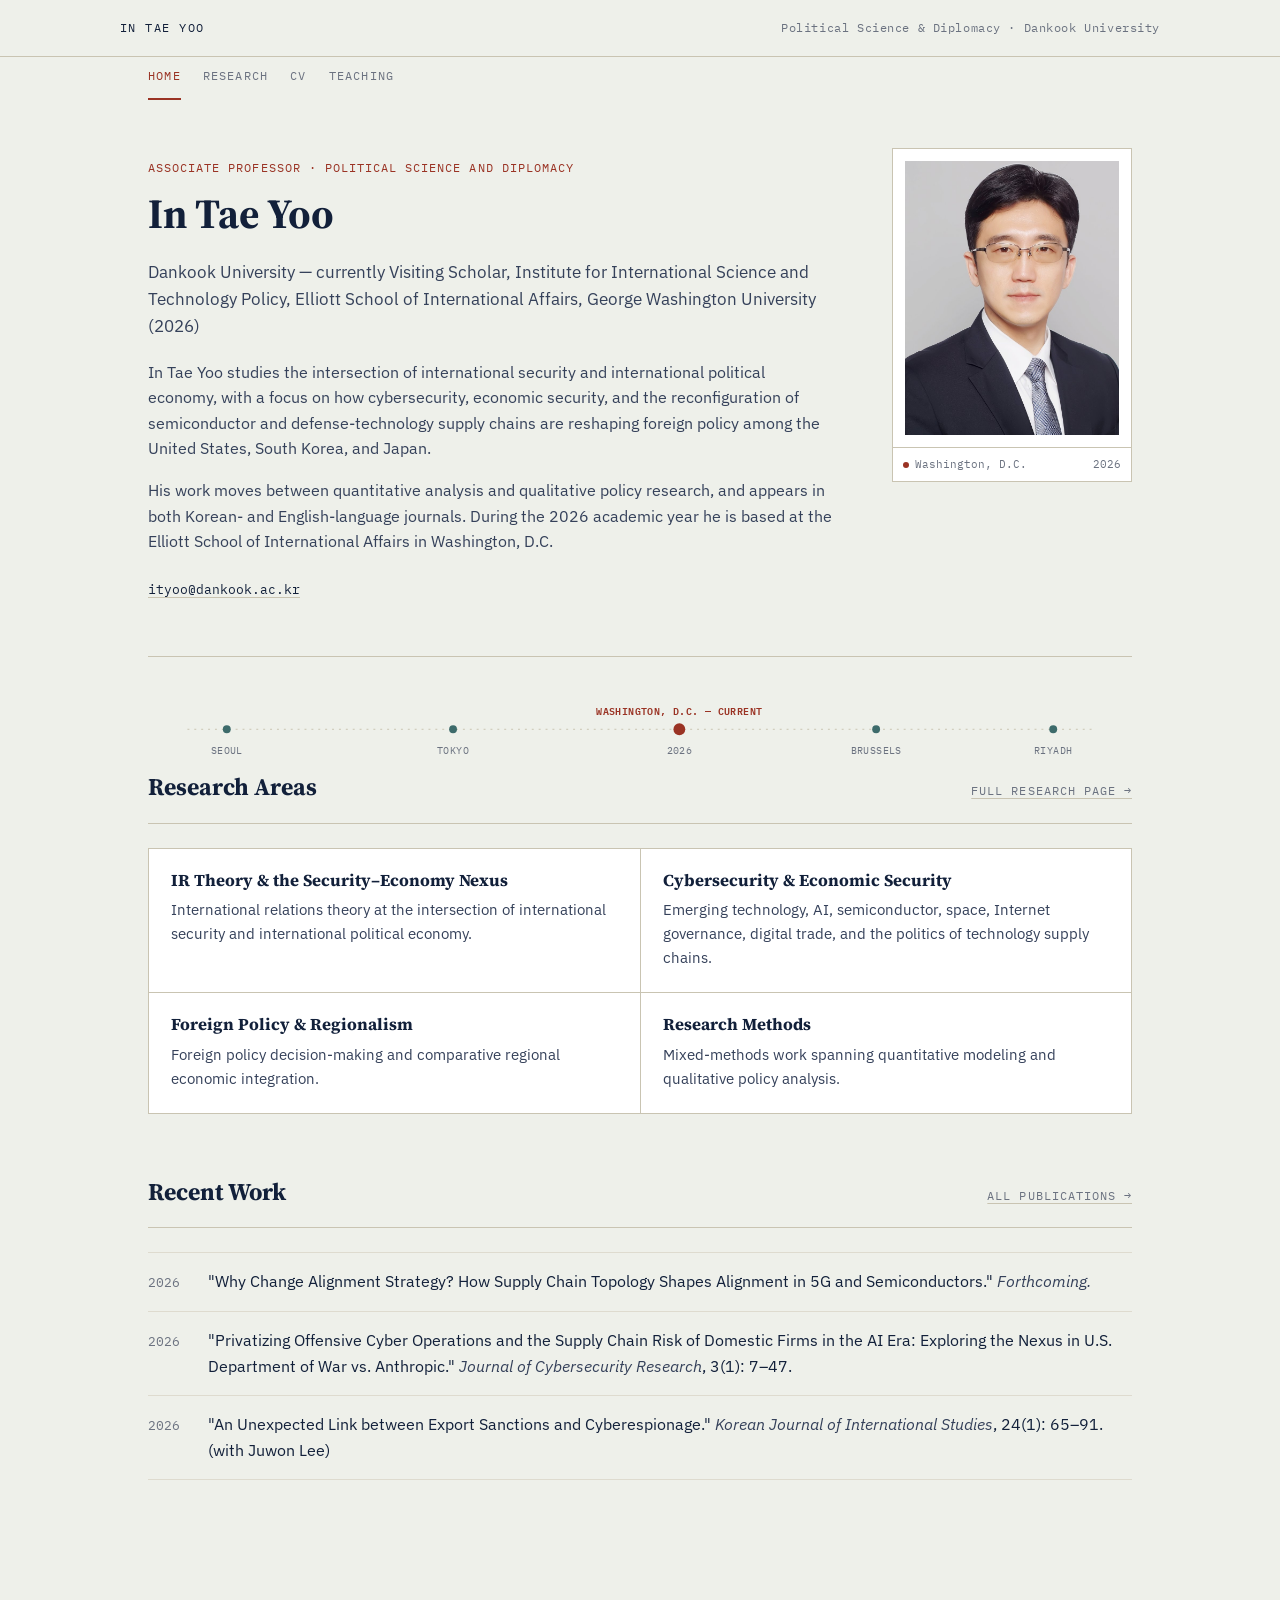
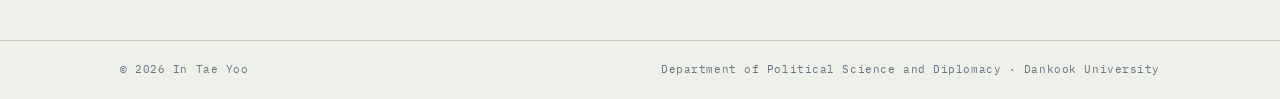
<file: index.html>
<!DOCTYPE html>
<html lang="en">
<head>
<meta charset="UTF-8">
<meta name="viewport" content="width=device-width, initial-scale=1">
<title>In Tae Yoo</title>
<meta name="description" content="In Tae Yoo — Associate Professor, Department of Political Science and Diplomacy, Dankook University. Visiting Scholar, Elliott School of International Affairs, George Washington University.">
<link rel="preconnect" href="https://fonts.googleapis.com">
<link rel="preconnect" href="https://fonts.gstatic.com" crossorigin>
<link href="https://fonts.googleapis.com/css2?family=Source+Serif+4:opsz,wght@8..60,400;8..60,600;8..60,700&family=IBM+Plex+Sans:wght@400;500;600&family=IBM+Plex+Mono:wght@400;500;600&display=swap" rel="stylesheet">
<link rel="stylesheet" href="style.css">
</head>
<body>

<header class="letterhead">
  <div class="letterhead-inner">
    <a class="letterhead-name" href="index.html">In Tae Yoo</a>
    <span class="letterhead-meta">Political Science &amp; Diplomacy · Dankook University</span>
  </div>
</header>
<nav class="site-nav">
  <a href="index.html" class="current">Home</a>
  <a href="research.html">Research</a>
  <a href="cv.html">CV</a>
  <a href="teaching.html">Teaching</a>
</nav>

<main>

  <section class="hero">
    <div>
      <p class="eyebrow accent">Associate Professor · Political Science and Diplomacy</p>
      <h1>In Tae Yoo</h1>
      <p class="role">Dankook University — currently Visiting Scholar, Institute for International Science and Technology Policy, Elliott School of International Affairs, George Washington University (2026)</p>

      <div class="bio">
        <p>In Tae Yoo studies the intersection of international security and international political economy, with a focus on how cybersecurity, economic security, and the reconfiguration of semiconductor and defense-technology supply chains are reshaping foreign policy among the United States, South Korea, and Japan.</p>
        <p>His work moves between quantitative analysis and qualitative policy research, and appears in both Korean- and English-language journals. During the 2026 academic year he is based at the Elliott School of International Affairs in Washington, D.C.</p>
      </div>

      <div class="contact-row">
        <a href="mailto:ityoo@dankook.ac.kr">ityoo@dankook.ac.kr</a>
      </div>
    </div>

    <div>
      <div class="photo-plate">
        <img src="photo.jpg" alt="In Tae Yoo">
      </div>
      <div class="plate-caption">
        <span><span class="dot"></span>Washington, D.C.</span>
        <span>2026</span>
      </div>
    </div>
  </section>

  <div class="route">
    <svg viewBox="0 0 1000 90" preserveAspectRatio="xMidYMid meet">
      <line x1="40" y1="45" x2="960" y2="45" stroke="#C9C4B2" stroke-width="1" stroke-dasharray="2 5"/>
      <!-- Seoul -->
      <circle cx="80" cy="45" r="4" fill="#3D6B6B"/>
      <text x="80" y="70" text-anchor="middle" class="route-label">SEOUL</text>
      <!-- Tokyo -->
      <circle cx="310" cy="45" r="4" fill="#3D6B6B"/>
      <text x="310" y="70" text-anchor="middle" class="route-label">TOKYO</text>
      <!-- Washington DC (current) -->
      <circle cx="540" cy="45" r="6" fill="#9A3324"/>
      <text x="540" y="30" text-anchor="middle" class="route-label current">WASHINGTON, D.C. — CURRENT</text>
      <text x="540" y="70" text-anchor="middle" class="route-label">2026</text>
      <!-- Brussels -->
      <circle cx="740" cy="45" r="4" fill="#3D6B6B"/>
      <text x="740" y="70" text-anchor="middle" class="route-label">BRUSSELS</text>
      <!-- Riyadh -->
      <circle cx="920" cy="45" r="4" fill="#3D6B6B"/>
      <text x="920" y="70" text-anchor="middle" class="route-label">RIYADH</text>
    </svg>
  </div>

  <section>
    <div class="section-head">
      <h2>Research Areas</h2>
      <a class="eyebrow" href="research.html">Full research page →</a>
    </div>
    <div class="grid-cards">
      <div class="card">
        <h3>IR Theory &amp; the Security–Economy Nexus</h3>
        <p>International relations theory at the intersection of international security and international political economy.</p>
      </div>
      <div class="card">
        <h3>Cybersecurity &amp; Economic Security</h3>
        <p>Emerging technology, AI, semiconductor, space, Internet governance, digital trade, and the politics of technology supply chains.</p>
      </div>
      <div class="card">
        <h3>Foreign Policy &amp; Regionalism</h3>
        <p>Foreign policy decision-making and comparative regional economic integration.</p>
      </div>
      <div class="card">
        <h3>Research Methods</h3>
        <p>Mixed-methods work spanning quantitative modeling and qualitative policy analysis.</p>
      </div>
    </div>
  </section>

  <section>
    <div class="section-head">
      <h2>Recent Work</h2>
      <a class="eyebrow" href="research.html">All publications →</a>
    </div>
    <ul class="pub-list">
      <li>
        <span class="pub-year">2026</span>
        <span class="pub-body">"Why Change Alignment Strategy? How Supply Chain Topology Shapes Alignment in 5G and Semiconductors." <span class="venue">Forthcoming.</span></span>
      </li>
      <li>
        <span class="pub-year">2026</span>
        <span class="pub-body">"Privatizing Offensive Cyber Operations and the Supply Chain Risk of Domestic Firms in the AI Era: Exploring the Nexus in U.S. Department of War vs. Anthropic." <span class="venue">Journal of Cybersecurity Research</span>, 3(1): 7–47.</span>
      </li>
      <li>
        <span class="pub-year">2026</span>
        <span class="pub-body">"An Unexpected Link between Export Sanctions and Cyberespionage." <span class="venue">Korean Journal of International Studies</span>, 24(1): 65–91. (with Juwon Lee)</span>
      </li>
    </ul>
  </section>

</main>

<footer>
  <div class="letterhead-inner">
    <span class="letterhead-meta">© 2026 In Tae Yoo</span>
    <span class="letterhead-meta">Department of Political Science and Diplomacy · Dankook University</span>
  </div>
</footer>

</body>
</html>
</file>
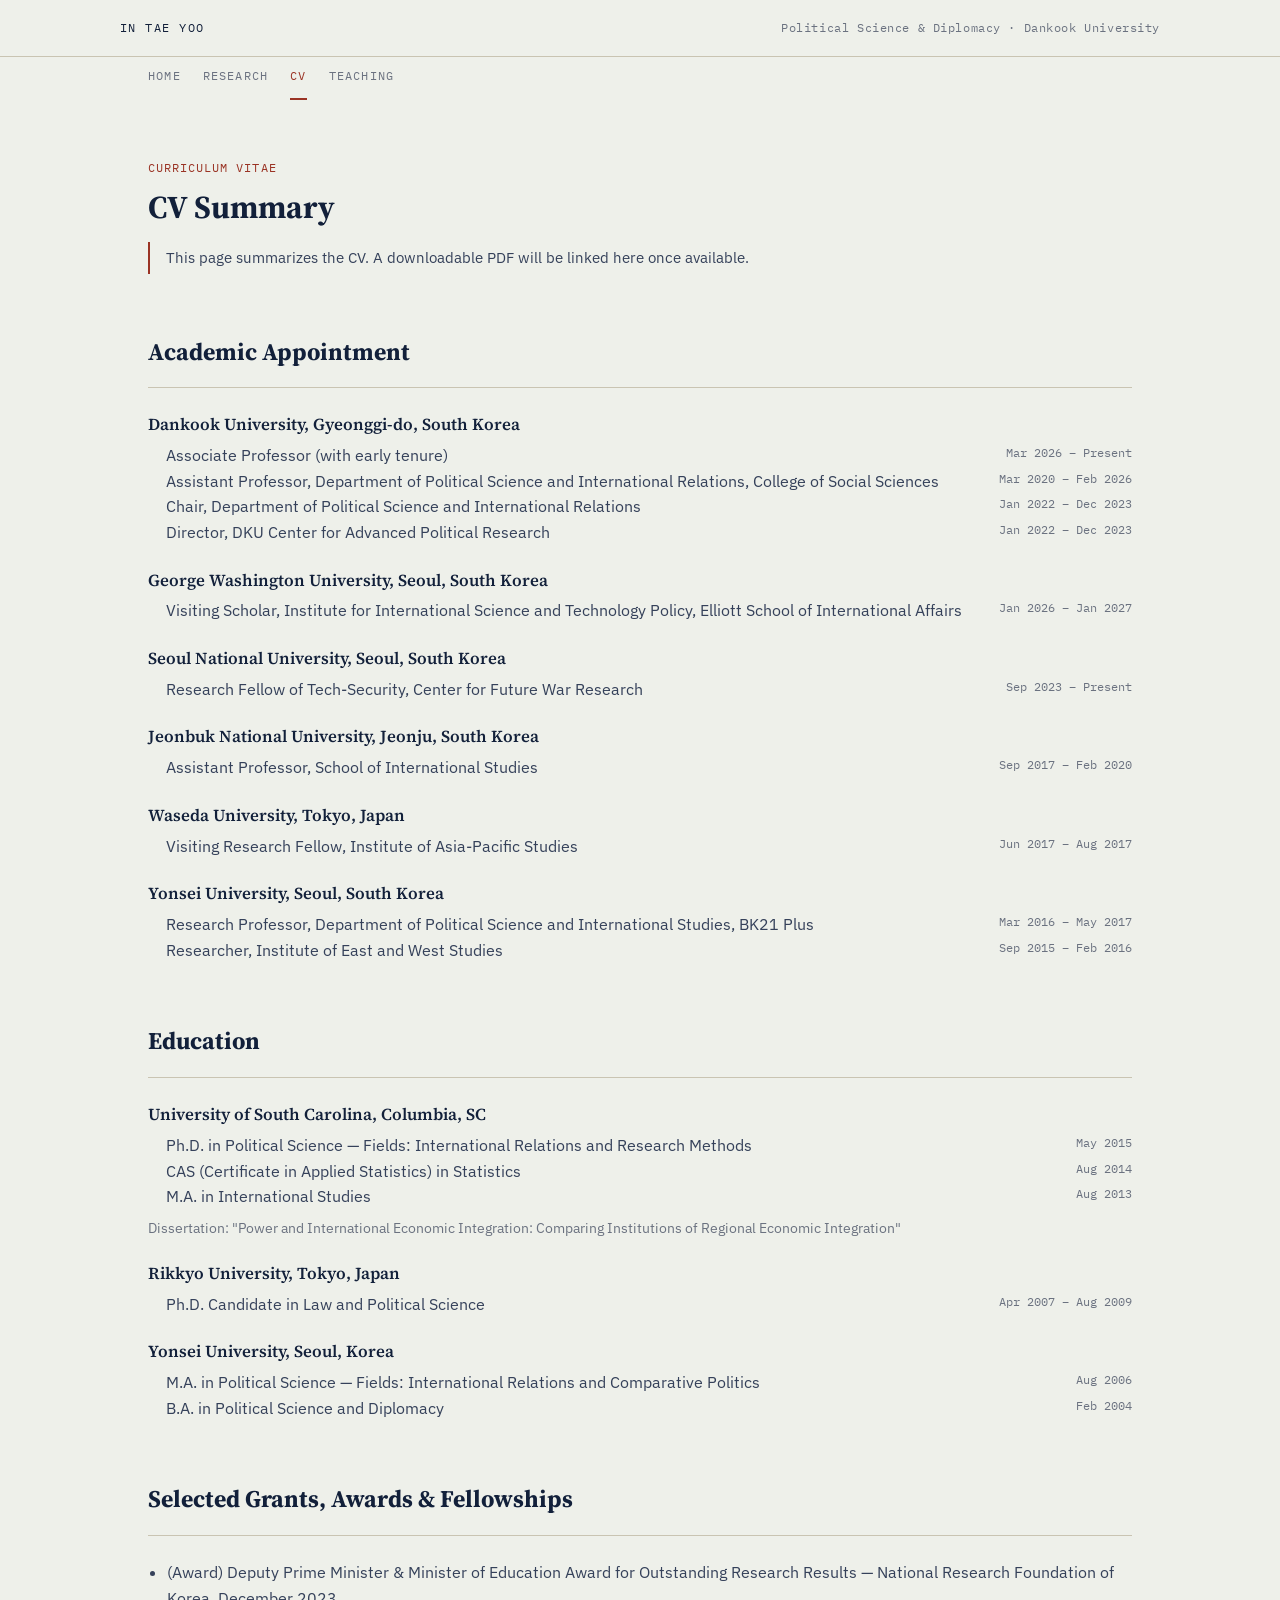
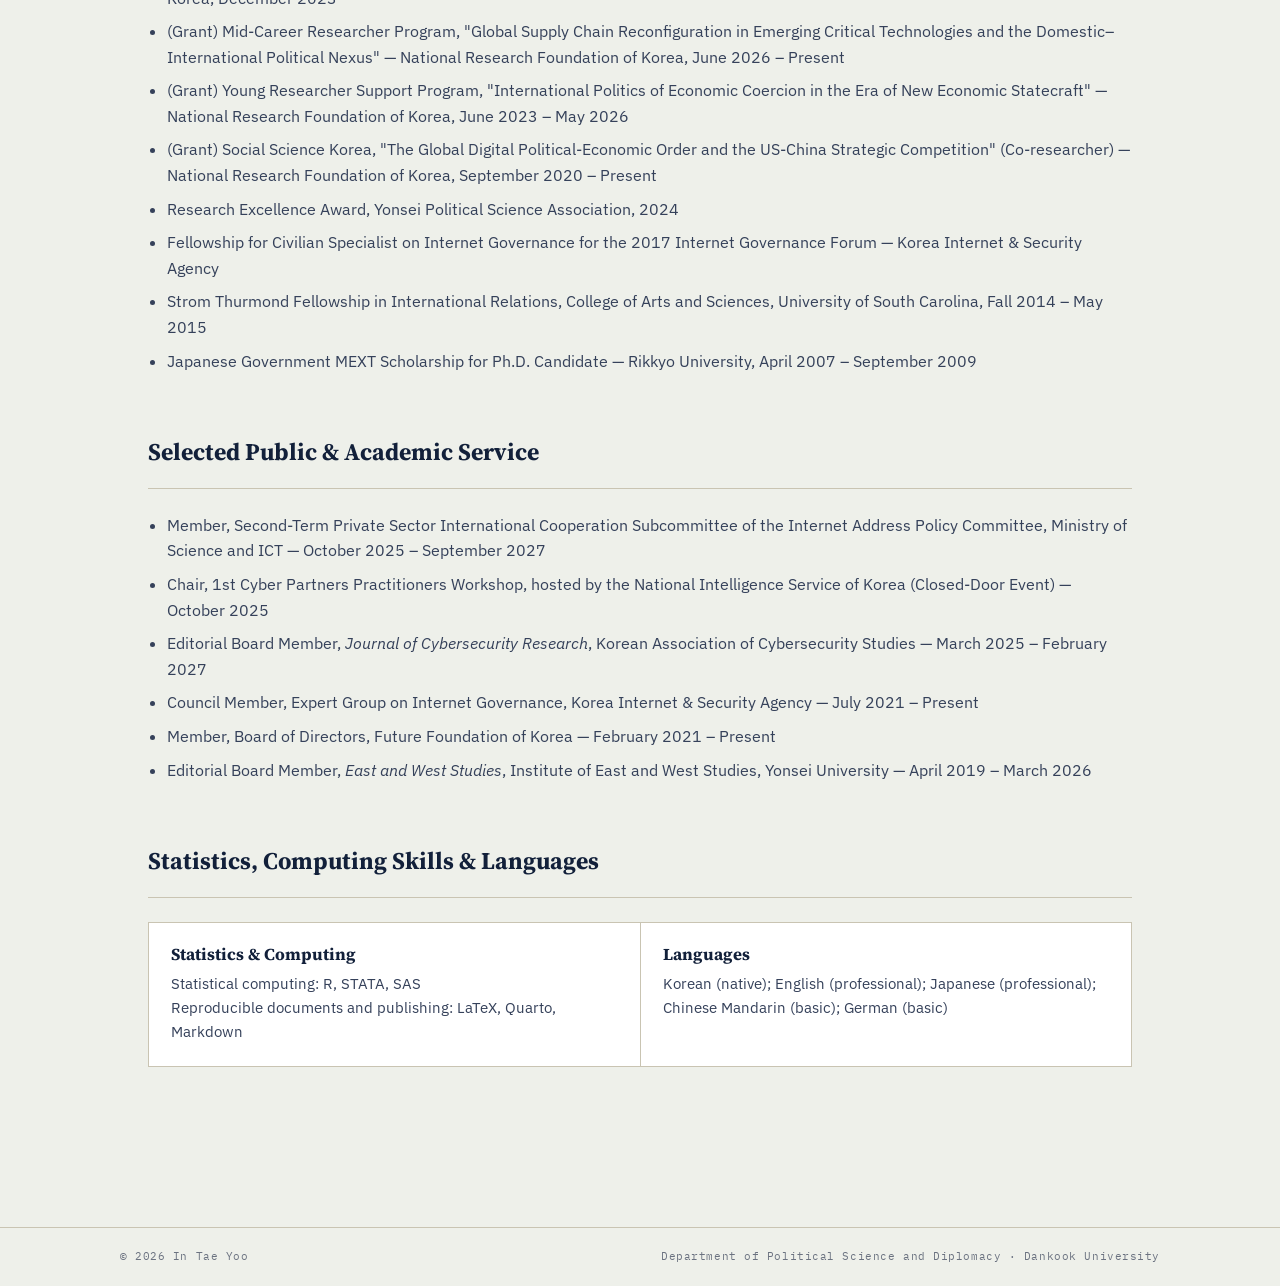
<file: cv.html>
<!DOCTYPE html>
<html lang="en">
<head>
<meta charset="UTF-8">
<meta name="viewport" content="width=device-width, initial-scale=1">
<title>CV — In Tae Yoo</title>
<link rel="preconnect" href="https://fonts.googleapis.com">
<link rel="preconnect" href="https://fonts.gstatic.com" crossorigin>
<link href="https://fonts.googleapis.com/css2?family=Source+Serif+4:opsz,wght@8..60,400;8..60,600;8..60,700&family=IBM+Plex+Sans:wght@400;500;600&family=IBM+Plex+Mono:wght@400;500;600&display=swap" rel="stylesheet">
<link rel="stylesheet" href="style.css">
</head>
<body>

<header class="letterhead">
  <div class="letterhead-inner">
    <a class="letterhead-name" href="index.html">In Tae Yoo</a>
    <span class="letterhead-meta">Political Science &amp; Diplomacy · Dankook University</span>
  </div>
</header>
<nav class="site-nav">
  <a href="index.html">Home</a>
  <a href="research.html">Research</a>
  <a href="cv.html" class="current">CV</a>
  <a href="teaching.html">Teaching</a>
</nav>

<main>

  <section class="prose">
    <p class="eyebrow accent">Curriculum Vitae</p>
    <h1 style="font-size:2rem;">CV Summary</h1>
    <p class="note-box">This page summarizes the CV. A downloadable PDF will be linked here once available.</p>
  </section>

  <section>
    <div class="section-head"><h2>Academic Appointment</h2></div>

    <div class="post">
      <div class="inst">Dankook University, Gyeonggi-do, South Korea</div>
      <ul>
        <li class="role-line"><span>Associate Professor (with early tenure)</span><span class="date">Mar 2026 – Present</span></li>
        <li class="role-line"><span>Assistant Professor, Department of Political Science and International Relations, College of Social Sciences</span><span class="date">Mar 2020 – Feb 2026</span></li>
        <li class="role-line"><span>Chair, Department of Political Science and International Relations</span><span class="date">Jan 2022 – Dec 2023</span></li>
        <li class="role-line"><span>Director, DKU Center for Advanced Political Research</span><span class="date">Jan 2022 – Dec 2023</span></li>
      </ul>
    </div>

    <div class="post">
      <div class="inst">George Washington University, Seoul, South Korea</div>
      <ul>
        <li class="role-line"><span>Visiting Scholar, Institute for International Science and Technology Policy, Elliott School of International Affairs</span><span class="date">Jan 2026 – Jan 2027</span></li>
      </ul>
    </div>

    <div class="post">
      <div class="inst">Seoul National University, Seoul, South Korea</div>
      <ul>
        <li class="role-line"><span>Research Fellow of Tech-Security, Center for Future War Research</span><span class="date">Sep 2023 – Present</span></li>
      </ul>
    </div>

    <div class="post">
      <div class="inst">Jeonbuk National University, Jeonju, South Korea</div>
      <ul>
        <li class="role-line"><span>Assistant Professor, School of International Studies</span><span class="date">Sep 2017 – Feb 2020</span></li>
      </ul>
    </div>

    <div class="post">
      <div class="inst">Waseda University, Tokyo, Japan</div>
      <ul>
        <li class="role-line"><span>Visiting Research Fellow, Institute of Asia-Pacific Studies</span><span class="date">Jun 2017 – Aug 2017</span></li>
      </ul>
    </div>

    <div class="post">
      <div class="inst">Yonsei University, Seoul, South Korea</div>
      <ul>
        <li class="role-line"><span>Research Professor, Department of Political Science and International Studies, BK21 Plus</span><span class="date">Mar 2016 – May 2017</span></li>
        <li class="role-line"><span>Researcher, Institute of East and West Studies</span><span class="date">Sep 2015 – Feb 2016</span></li>
      </ul>
    </div>
  </section>

  <section>
    <div class="section-head"><h2>Education</h2></div>

    <div class="post">
      <div class="inst">University of South Carolina, Columbia, SC</div>
      <ul>
        <li class="role-line"><span>Ph.D. in Political Science — Fields: International Relations and Research Methods</span><span class="date">May 2015</span></li>
        <li class="role-line"><span>CAS (Certificate in Applied Statistics) in Statistics</span><span class="date">Aug 2014</span></li>
        <li class="role-line"><span>M.A. in International Studies</span><span class="date">Aug 2013</span></li>
      </ul>
      <p style="color:var(--muted); font-size:0.9rem; margin-top:6px;">Dissertation: "Power and International Economic Integration: Comparing Institutions of Regional Economic Integration"</p>
    </div>

    <div class="post">
      <div class="inst">Rikkyo University, Tokyo, Japan</div>
      <ul>
        <li class="role-line"><span>Ph.D. Candidate in Law and Political Science</span><span class="date">Apr 2007 – Aug 2009</span></li>
      </ul>
    </div>

    <div class="post">
      <div class="inst">Yonsei University, Seoul, Korea</div>
      <ul>
        <li class="role-line"><span>M.A. in Political Science — Fields: International Relations and Comparative Politics</span><span class="date">Aug 2006</span></li>
        <li class="role-line"><span>B.A. in Political Science and Diplomacy</span><span class="date">Feb 2004</span></li>
      </ul>
    </div>
  </section>

  <section>
    <div class="section-head"><h2>Selected Grants, Awards &amp; Fellowships</h2></div>
    <ul class="plain-list">
      <li>(Award) Deputy Prime Minister &amp; Minister of Education Award for Outstanding Research Results — National Research Foundation of Korea, December 2023</li>
      <li>(Grant) Mid-Career Researcher Program, "Global Supply Chain Reconfiguration in Emerging Critical Technologies and the Domestic–International Political Nexus" — National Research Foundation of Korea, June 2026 – Present</li>
      <li>(Grant) Young Researcher Support Program, "International Politics of Economic Coercion in the Era of New Economic Statecraft" — National Research Foundation of Korea, June 2023 – May 2026</li>
      <li>(Grant) Social Science Korea, "The Global Digital Political-Economic Order and the US-China Strategic Competition" (Co-researcher) — National Research Foundation of Korea, September 2020 – Present</li>
      <li>Research Excellence Award, Yonsei Political Science Association, 2024</li>
      <li>Fellowship for Civilian Specialist on Internet Governance for the 2017 Internet Governance Forum — Korea Internet &amp; Security Agency</li>
      <li>Strom Thurmond Fellowship in International Relations, College of Arts and Sciences, University of South Carolina, Fall 2014 – May 2015</li>
      <li>Japanese Government MEXT Scholarship for Ph.D. Candidate — Rikkyo University, April 2007 – September 2009</li>
    </ul>
  </section>

  <section>
    <div class="section-head"><h2>Selected Public &amp; Academic Service</h2></div>
    <ul class="plain-list">
      <li>Member, Second-Term Private Sector International Cooperation Subcommittee of the Internet Address Policy Committee, Ministry of Science and ICT — October 2025 – September 2027</li>
      <li>Chair, 1st Cyber Partners Practitioners Workshop, hosted by the National Intelligence Service of Korea (Closed-Door Event) — October 2025</li>
      <li>Editorial Board Member, <em>Journal of Cybersecurity Research</em>, Korean Association of Cybersecurity Studies — March 2025 – February 2027</li>
      <li>Council Member, Expert Group on Internet Governance, Korea Internet &amp; Security Agency — July 2021 – Present</li>
      <li>Member, Board of Directors, Future Foundation of Korea — February 2021 – Present</li>
      <li>Editorial Board Member, <em>East and West Studies</em>, Institute of East and West Studies, Yonsei University — April 2019 – March 2026</li>
    </ul>
  </section>

  <section>
    <div class="section-head"><h2>Statistics, Computing Skills &amp; Languages</h2></div>
    <div class="grid-cards">
      <div class="card">
        <h3>Statistics &amp; Computing</h3>
        <p>Statistical computing: R, STATA, SAS<br>Reproducible documents and publishing: LaTeX, Quarto, Markdown</p>
      </div>
      <div class="card">
        <h3>Languages</h3>
        <p>Korean (native); English (professional); Japanese (professional); Chinese Mandarin (basic); German (basic)</p>
      </div>
    </div>
  </section>

</main>

<footer>
  <div class="letterhead-inner">
    <span class="letterhead-meta">© 2026 In Tae Yoo</span>
    <span class="letterhead-meta">Department of Political Science and Diplomacy · Dankook University</span>
  </div>
</footer>

</body>
</html>
</file>
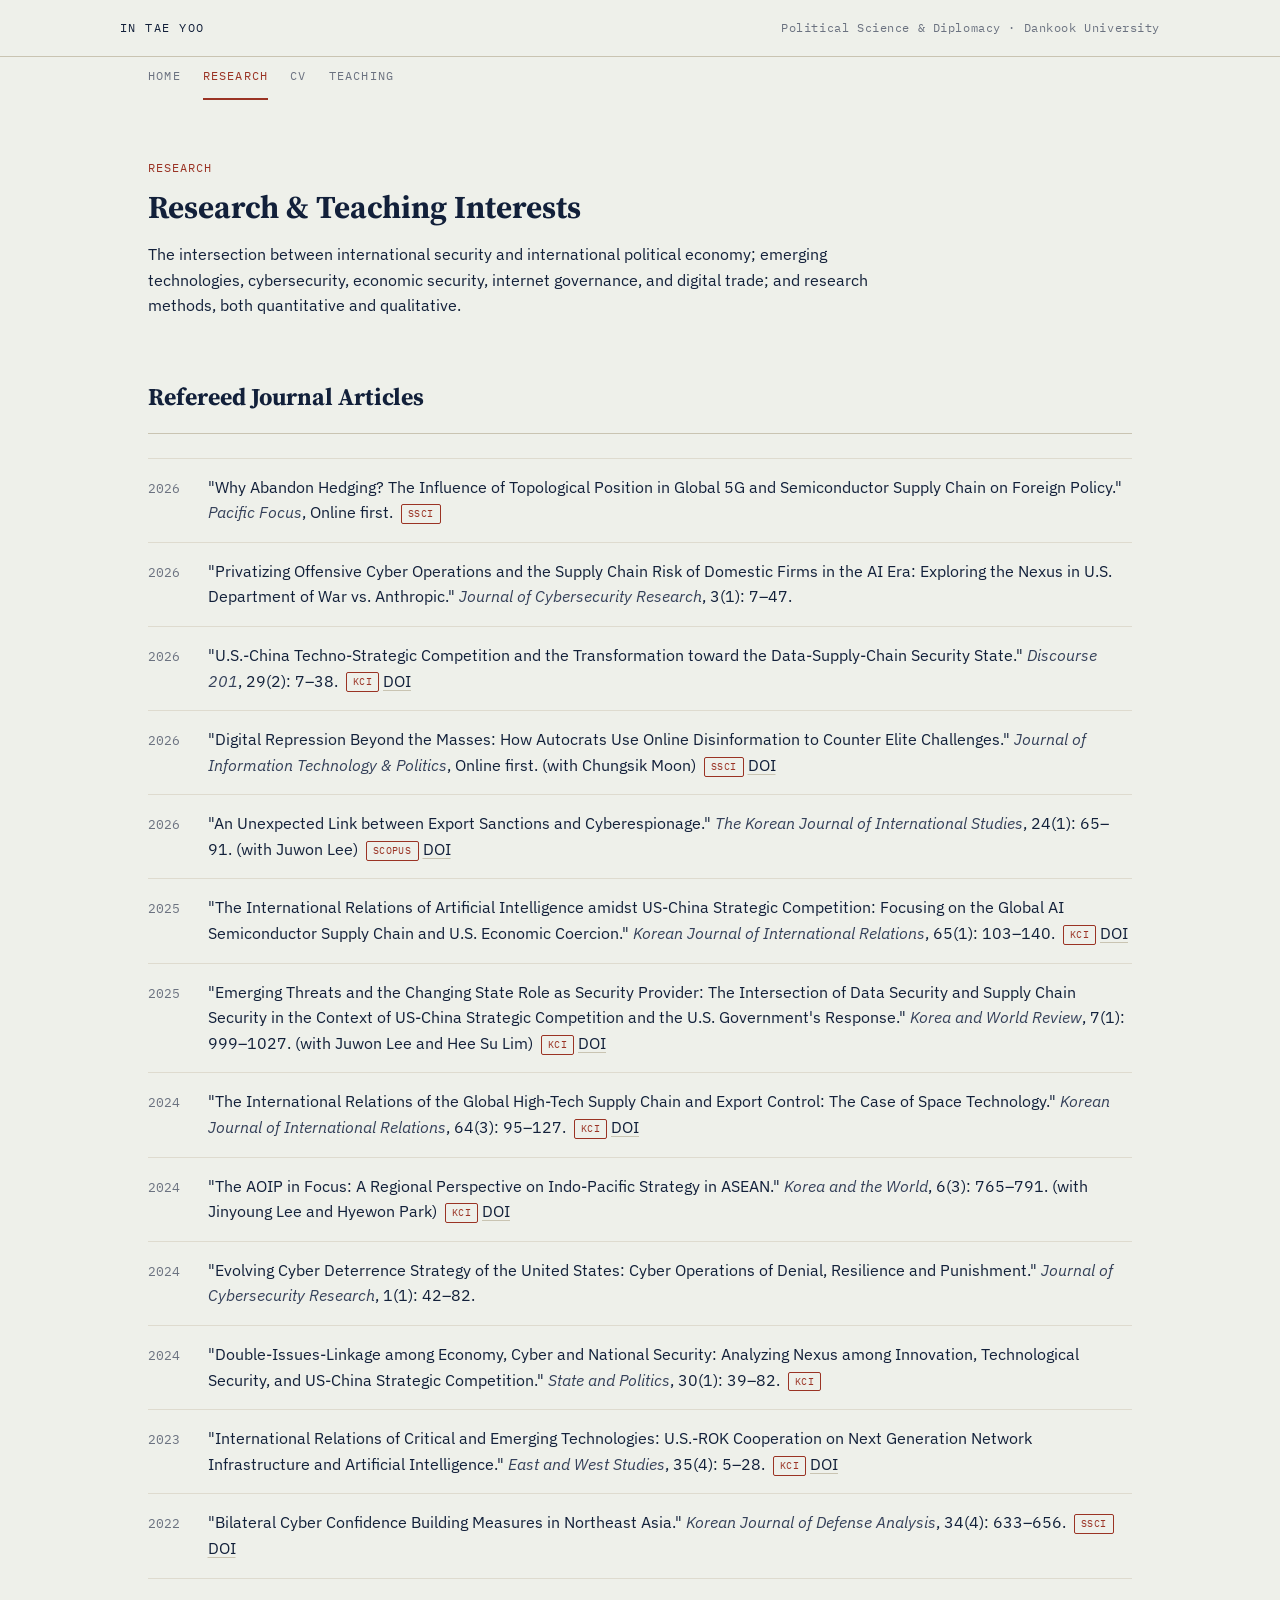
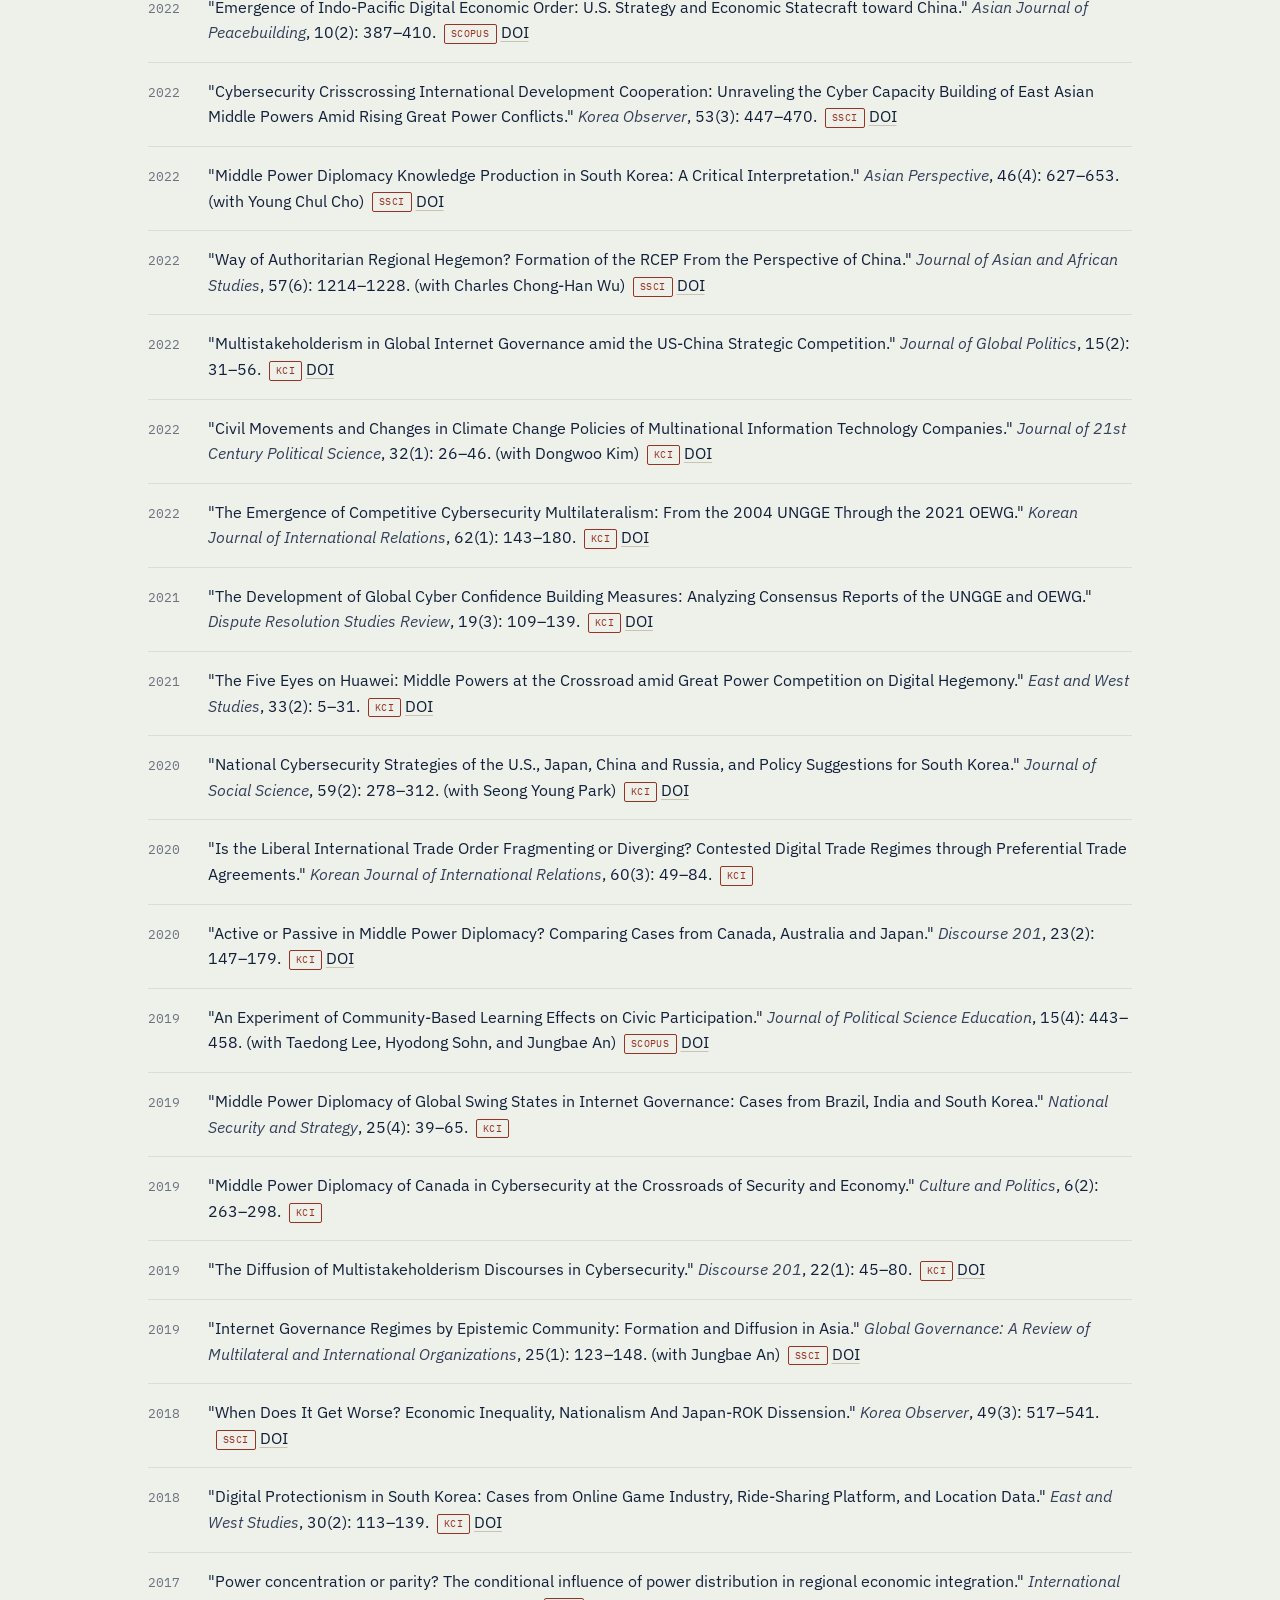
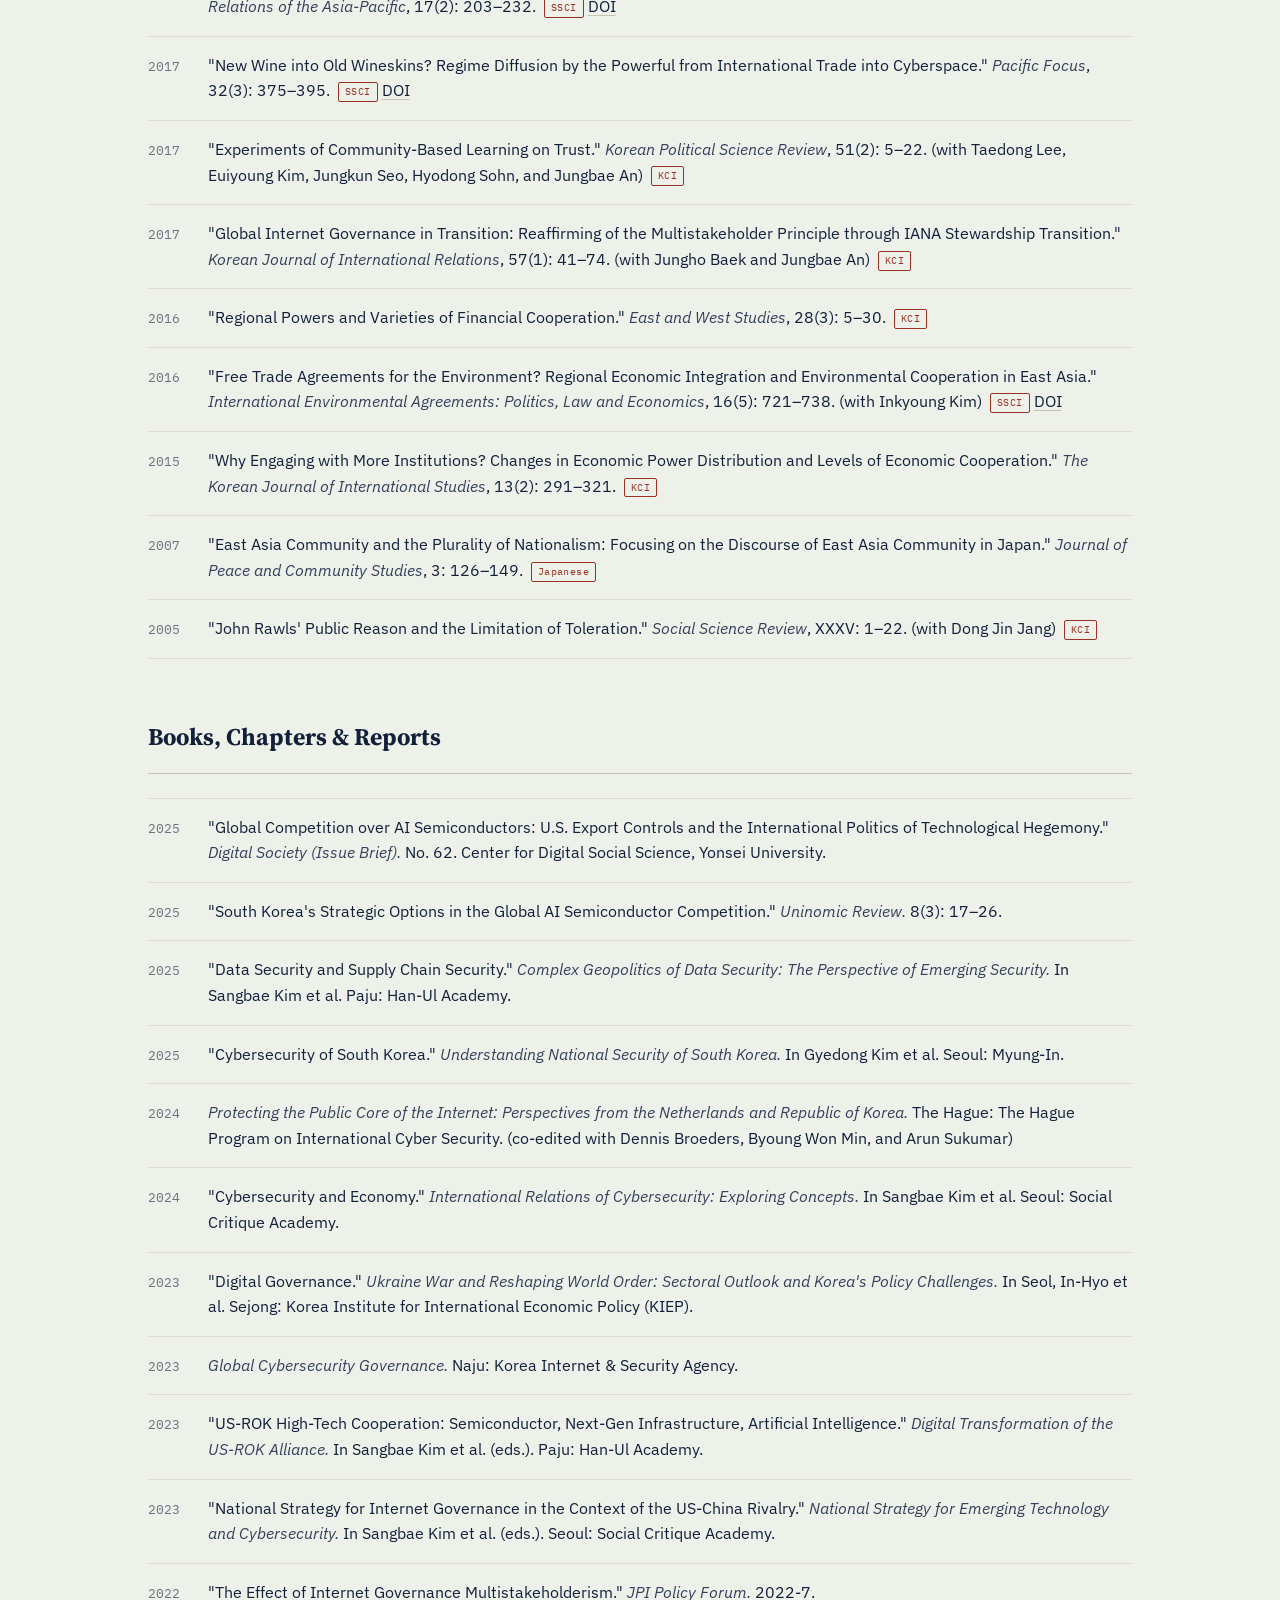
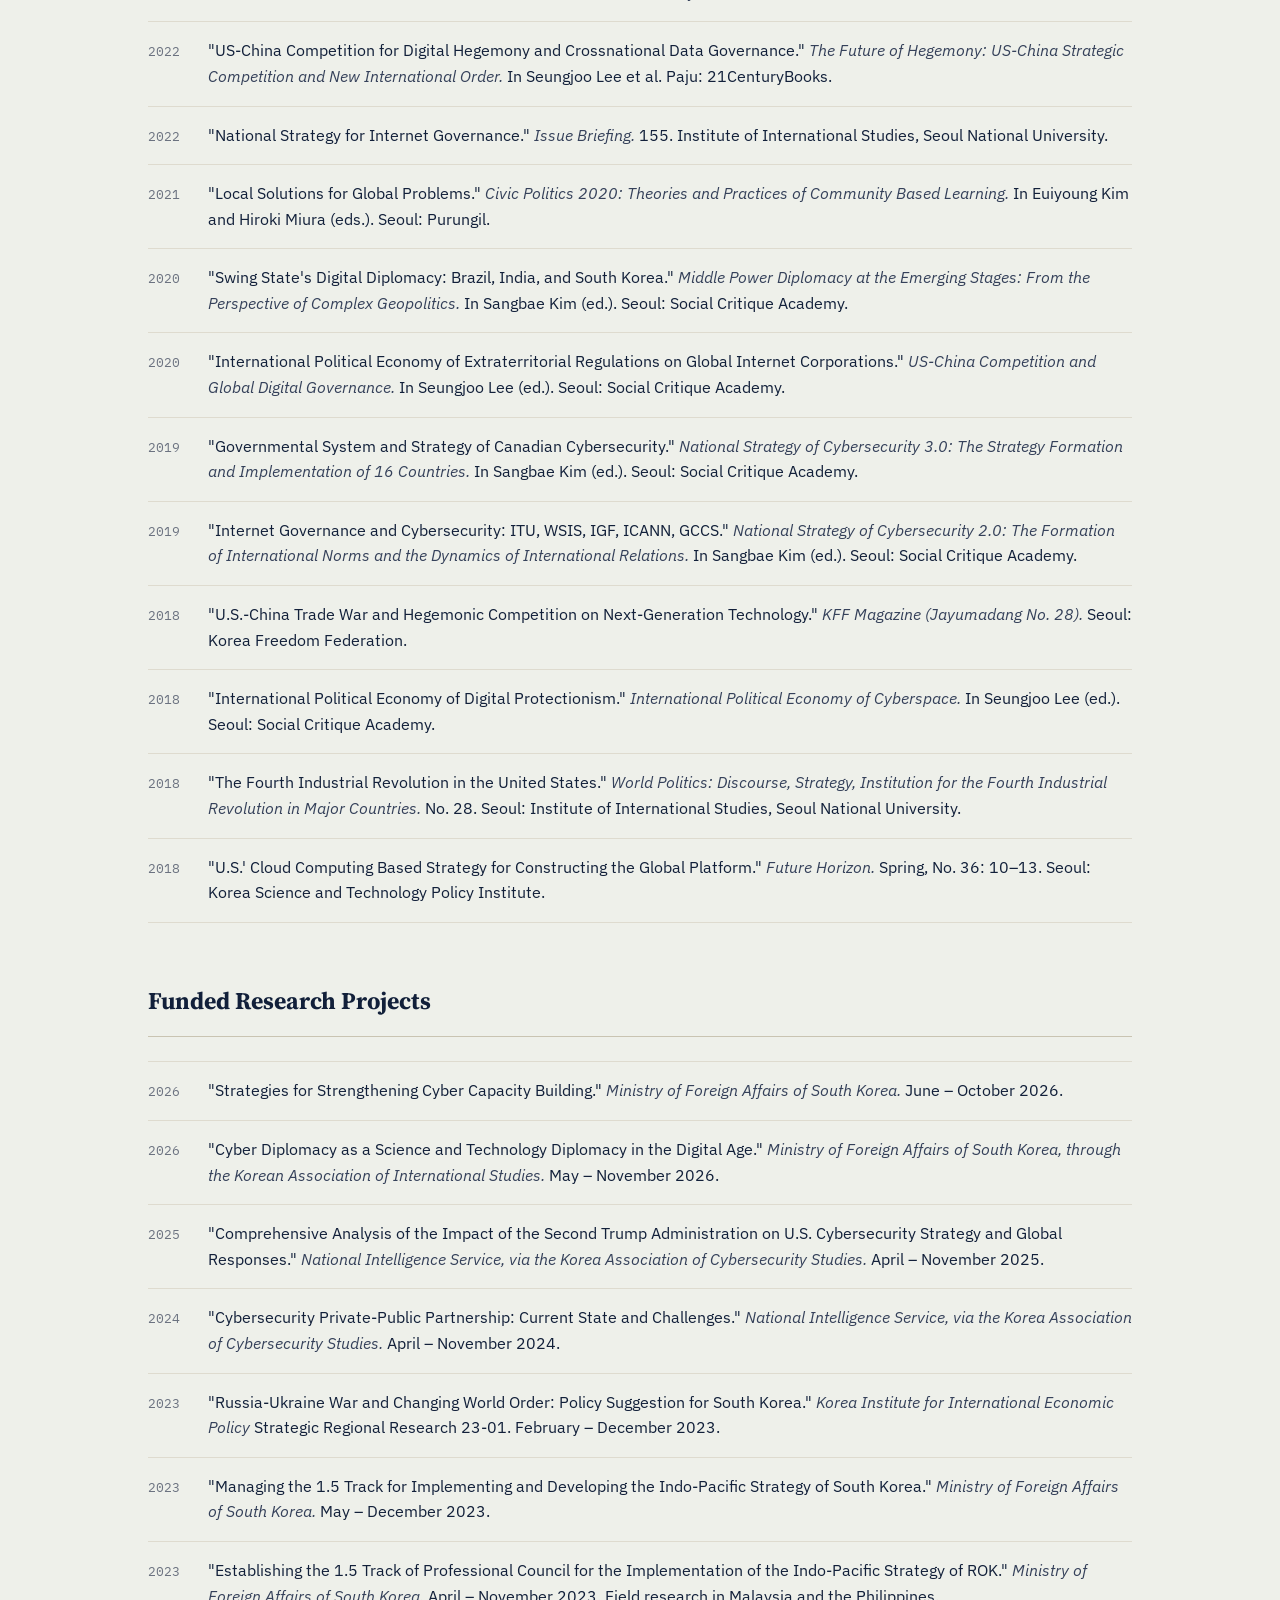
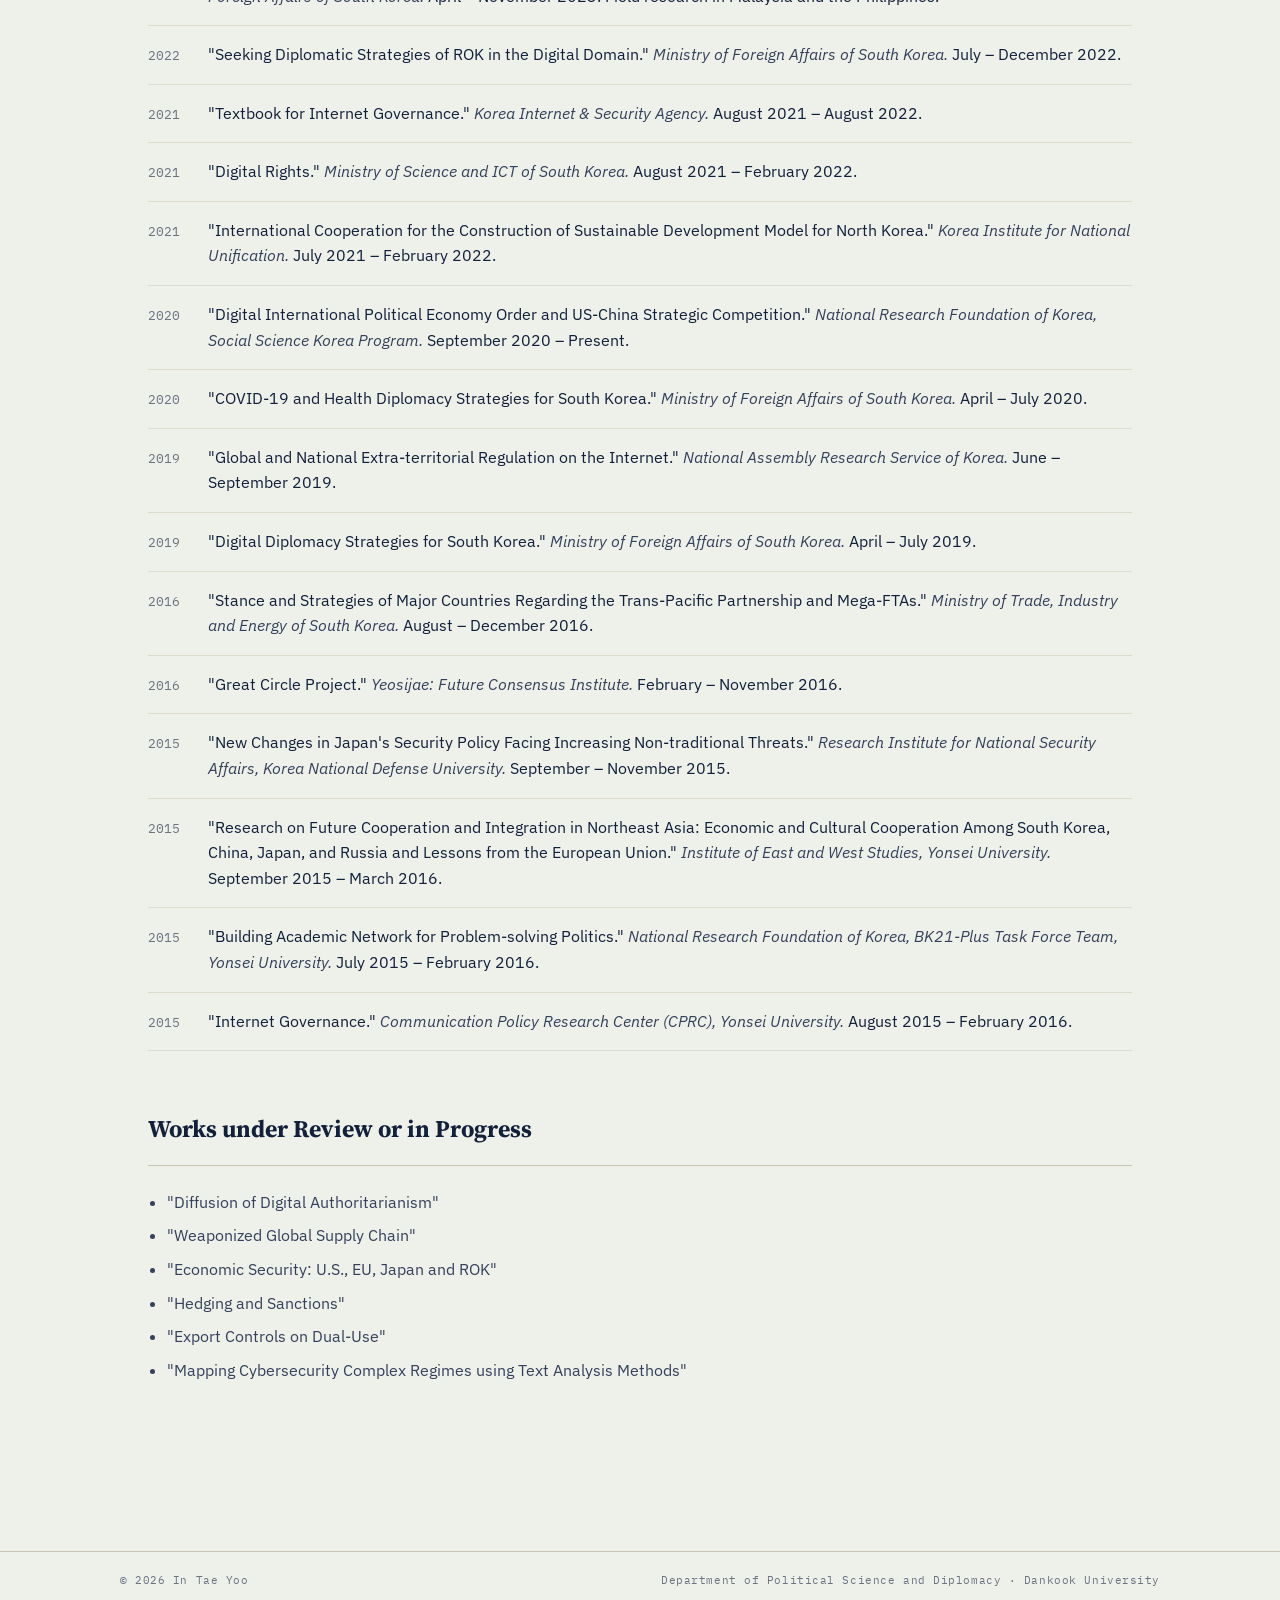
<file: research.html>
<!DOCTYPE html>
<html lang="en">
<head>
<meta charset="UTF-8">
<meta name="viewport" content="width=device-width, initial-scale=1">
<title>Research — In Tae Yoo</title>
<link rel="preconnect" href="https://fonts.googleapis.com">
<link rel="preconnect" href="https://fonts.gstatic.com" crossorigin>
<link href="https://fonts.googleapis.com/css2?family=Source+Serif+4:opsz,wght@8..60,400;8..60,600;8..60,700&family=IBM+Plex+Sans:wght@400;500;600&family=IBM+Plex+Mono:wght@400;500;600&display=swap" rel="stylesheet">
<link rel="stylesheet" href="style.css">
</head>
<body>

<header class="letterhead">
  <div class="letterhead-inner">
    <a class="letterhead-name" href="index.html">In Tae Yoo</a>
    <span class="letterhead-meta">Political Science &amp; Diplomacy · Dankook University</span>
  </div>
</header>
<nav class="site-nav">
  <a href="index.html">Home</a>
  <a href="research.html" class="current">Research</a>
  <a href="cv.html">CV</a>
  <a href="teaching.html">Teaching</a>
</nav>

<main>

  <section class="prose">
    <p class="eyebrow accent">Research</p>
    <h1 style="font-size:2rem;">Research &amp; Teaching Interests</h1>
    <p>The intersection between international security and international political economy; emerging technologies, cybersecurity, economic security, internet governance, and digital trade; and research methods, both quantitative and qualitative.</p>
  </section>

  <section>
    <div class="section-head"><h2>Refereed Journal Articles</h2></div>
    <ul class="pub-list">
      <li><span class="pub-year">2026</span><span class="pub-body">"Why Abandon Hedging? The Influence of Topological Position in Global 5G and Semiconductor Supply Chain on Foreign Policy." <span class="venue">Pacific Focus</span>, Online first.<span class="tag">SSCI</span></span></li>
      <li><span class="pub-year">2026</span><span class="pub-body">"Privatizing Offensive Cyber Operations and the Supply Chain Risk of Domestic Firms in the AI Era: Exploring the Nexus in U.S. Department of War vs. Anthropic." <span class="venue">Journal of Cybersecurity Research</span>, 3(1): 7–47.</span></li>
      <li><span class="pub-year">2026</span><span class="pub-body">"U.S.-China Techno-Strategic Competition and the Transformation toward the Data-Supply-Chain Security State." <span class="venue">Discourse 201</span>, 29(2): 7–38.<span class="tag">KCI</span> <a class="doi-link" href="https://doi.org/10.17789/discou.2026.29.2.0011" target="_blank" rel="noopener">DOI</a></span></li>
      <li><span class="pub-year">2026</span><span class="pub-body">"Digital Repression Beyond the Masses: How Autocrats Use Online Disinformation to Counter Elite Challenges." <span class="venue">Journal of Information Technology &amp; Politics</span>, Online first. (with Chungsik Moon)<span class="tag">SSCI</span> <a class="doi-link" href="https://doi.org/10.1080/19331681.2025.2541279" target="_blank" rel="noopener">DOI</a></span></li>
      <li><span class="pub-year">2026</span><span class="pub-body">"An Unexpected Link between Export Sanctions and Cyberespionage." <span class="venue">The Korean Journal of International Studies</span>, 24(1): 65–91. (with Juwon Lee)<span class="tag">SCOPUS</span> <a class="doi-link" href="https://doi.org/10.14731/kjis.2026.04.24.1.65" target="_blank" rel="noopener">DOI</a></span></li>
      <li><span class="pub-year">2025</span><span class="pub-body">"The International Relations of Artificial Intelligence amidst US-China Strategic Competition: Focusing on the Global AI Semiconductor Supply Chain and U.S. Economic Coercion." <span class="venue">Korean Journal of International Relations</span>, 65(1): 103–140.<span class="tag">KCI</span> <a class="doi-link" href="https://doi.org/10.14731/kjir.2025.03.65.1.103" target="_blank" rel="noopener">DOI</a></span></li>
      <li><span class="pub-year">2025</span><span class="pub-body">"Emerging Threats and the Changing State Role as Security Provider: The Intersection of Data Security and Supply Chain Security in the Context of US-China Strategic Competition and the U.S. Government's Response." <span class="venue">Korea and World Review</span>, 7(1): 999–1027. (with Juwon Lee and Hee Su Lim)<span class="tag">KCI</span> <a class="doi-link" href="https://doi.org/10.22743/kwr.2025.7.1.999" target="_blank" rel="noopener">DOI</a></span></li>
      <li><span class="pub-year">2024</span><span class="pub-body">"The International Relations of the Global High-Tech Supply Chain and Export Control: The Case of Space Technology." <span class="venue">Korean Journal of International Relations</span>, 64(3): 95–127.<span class="tag">KCI</span> <a class="doi-link" href="https://doi.org/10.14731/kjir.2024.09.64.3.95" target="_blank" rel="noopener">DOI</a></span></li>
      <li><span class="pub-year">2024</span><span class="pub-body">"The AOIP in Focus: A Regional Perspective on Indo-Pacific Strategy in ASEAN." <span class="venue">Korea and the World</span>, 6(3): 765–791. (with Jinyoung Lee and Hyewon Park)<span class="tag">KCI</span> <a class="doi-link" href="https://doi.org/10.22743/kwr.2024.6.3.765" target="_blank" rel="noopener">DOI</a></span></li>
      <li><span class="pub-year">2024</span><span class="pub-body">"Evolving Cyber Deterrence Strategy of the United States: Cyber Operations of Denial, Resilience and Punishment." <span class="venue">Journal of Cybersecurity Research</span>, 1(1): 42–82.</span></li>
      <li><span class="pub-year">2024</span><span class="pub-body">"Double-Issues-Linkage among Economy, Cyber and National Security: Analyzing Nexus among Innovation, Technological Security, and US-China Strategic Competition." <span class="venue">State and Politics</span>, 30(1): 39–82.<span class="tag">KCI</span></span></li>
      <li><span class="pub-year">2023</span><span class="pub-body">"International Relations of Critical and Emerging Technologies: U.S.-ROK Cooperation on Next Generation Network Infrastructure and Artificial Intelligence." <span class="venue">East and West Studies</span>, 35(4): 5–28.<span class="tag">KCI</span> <a class="doi-link" href="https://doi.org/10.29274/ews.2023.35.4.5" target="_blank" rel="noopener">DOI</a></span></li>
      <li><span class="pub-year">2022</span><span class="pub-body">"Bilateral Cyber Confidence Building Measures in Northeast Asia." <span class="venue">Korean Journal of Defense Analysis</span>, 34(4): 633–656.<span class="tag">SSCI</span> <a class="doi-link" href="https://doi.org/10.22883/kjda.2022.34.4.006" target="_blank" rel="noopener">DOI</a></span></li>
      <li><span class="pub-year">2022</span><span class="pub-body">"Emergence of Indo-Pacific Digital Economic Order: U.S. Strategy and Economic Statecraft toward China." <span class="venue">Asian Journal of Peacebuilding</span>, 10(2): 387–410.<span class="tag">SCOPUS</span> <a class="doi-link" href="https://doi.org/10.18588/202211.00a320" target="_blank" rel="noopener">DOI</a></span></li>
      <li><span class="pub-year">2022</span><span class="pub-body">"Cybersecurity Crisscrossing International Development Cooperation: Unraveling the Cyber Capacity Building of East Asian Middle Powers Amid Rising Great Power Conflicts." <span class="venue">Korea Observer</span>, 53(3): 447–470.<span class="tag">SSCI</span> <a class="doi-link" href="https://doi.org/10.29152/KOIKS.2022.53.3.447" target="_blank" rel="noopener">DOI</a></span></li>
      <li><span class="pub-year">2022</span><span class="pub-body">"Middle Power Diplomacy Knowledge Production in South Korea: A Critical Interpretation." <span class="venue">Asian Perspective</span>, 46(4): 627–653. (with Young Chul Cho)<span class="tag">SSCI</span> <a class="doi-link" href="https://doi.org/10.1353/apr.2022.0025" target="_blank" rel="noopener">DOI</a></span></li>
      <li><span class="pub-year">2022</span><span class="pub-body">"Way of Authoritarian Regional Hegemon? Formation of the RCEP From the Perspective of China." <span class="venue">Journal of Asian and African Studies</span>, 57(6): 1214–1228. (with Charles Chong-Han Wu)<span class="tag">SSCI</span> <a class="doi-link" href="https://doi.org/10.1177/00219096211049792" target="_blank" rel="noopener">DOI</a></span></li>
      <li><span class="pub-year">2022</span><span class="pub-body">"Multistakeholderism in Global Internet Governance amid the US-China Strategic Competition." <span class="venue">Journal of Global Politics</span>, 15(2): 31–56.<span class="tag">KCI</span> <a class="doi-link" href="https://doi.org/10.35773/JGP.2022.15.2.31" target="_blank" rel="noopener">DOI</a></span></li>
      <li><span class="pub-year">2022</span><span class="pub-body">"Civil Movements and Changes in Climate Change Policies of Multinational Information Technology Companies." <span class="venue">Journal of 21st Century Political Science</span>, 32(1): 26–46. (with Dongwoo Kim)<span class="tag">KCI</span> <a class="doi-link" href="https://doi.org/10.17937/topsr.32.1.202203.25" target="_blank" rel="noopener">DOI</a></span></li>
      <li><span class="pub-year">2022</span><span class="pub-body">"The Emergence of Competitive Cybersecurity Multilateralism: From the 2004 UNGGE Through the 2021 OEWG." <span class="venue">Korean Journal of International Relations</span>, 62(1): 143–180.<span class="tag">KCI</span> <a class="doi-link" href="https://doi.org/10.14731/kjir.2022.03.62.1.143" target="_blank" rel="noopener">DOI</a></span></li>
      <li><span class="pub-year">2021</span><span class="pub-body">"The Development of Global Cyber Confidence Building Measures: Analyzing Consensus Reports of the UNGGE and OEWG." <span class="venue">Dispute Resolution Studies Review</span>, 19(3): 109–139.<span class="tag">KCI</span> <a class="doi-link" href="https://doi.org/10.16958/drsr.2021.19.3.109" target="_blank" rel="noopener">DOI</a></span></li>
      <li><span class="pub-year">2021</span><span class="pub-body">"The Five Eyes on Huawei: Middle Powers at the Crossroad amid Great Power Competition on Digital Hegemony." <span class="venue">East and West Studies</span>, 33(2): 5–31.<span class="tag">KCI</span> <a class="doi-link" href="https://doi.org/10.29274/ews.2021.33.2.5" target="_blank" rel="noopener">DOI</a></span></li>
      <li><span class="pub-year">2020</span><span class="pub-body">"National Cybersecurity Strategies of the U.S., Japan, China and Russia, and Policy Suggestions for South Korea." <span class="venue">Journal of Social Science</span>, 59(2): 278–312. (with Seong Young Park)<span class="tag">KCI</span> <a class="doi-link" href="https://doi.org/10.22418/JSS.2020.12.59.2.277" target="_blank" rel="noopener">DOI</a></span></li>
      <li><span class="pub-year">2020</span><span class="pub-body">"Is the Liberal International Trade Order Fragmenting or Diverging? Contested Digital Trade Regimes through Preferential Trade Agreements." <span class="venue">Korean Journal of International Relations</span>, 60(3): 49–84.<span class="tag">KCI</span></span></li>
      <li><span class="pub-year">2020</span><span class="pub-body">"Active or Passive in Middle Power Diplomacy? Comparing Cases from Canada, Australia and Japan." <span class="venue">Discourse 201</span>, 23(2): 147–179.<span class="tag">KCI</span> <a class="doi-link" href="https://doi.org/10.17789/discou.2020.23.2.005" target="_blank" rel="noopener">DOI</a></span></li>
      <li><span class="pub-year">2019</span><span class="pub-body">"An Experiment of Community-Based Learning Effects on Civic Participation." <span class="venue">Journal of Political Science Education</span>, 15(4): 443–458. (with Taedong Lee, Hyodong Sohn, and Jungbae An)<span class="tag">SCOPUS</span> <a class="doi-link" href="https://doi.org/10.1080/15512169.2018.1498793" target="_blank" rel="noopener">DOI</a></span></li>
      <li><span class="pub-year">2019</span><span class="pub-body">"Middle Power Diplomacy of Global Swing States in Internet Governance: Cases from Brazil, India and South Korea." <span class="venue">National Security and Strategy</span>, 25(4): 39–65.<span class="tag">KCI</span></span></li>
      <li><span class="pub-year">2019</span><span class="pub-body">"Middle Power Diplomacy of Canada in Cybersecurity at the Crossroads of Security and Economy." <span class="venue">Culture and Politics</span>, 6(2): 263–298.<span class="tag">KCI</span></span></li>
      <li><span class="pub-year">2019</span><span class="pub-body">"The Diffusion of Multistakeholderism Discourses in Cybersecurity." <span class="venue">Discourse 201</span>, 22(1): 45–80.<span class="tag">KCI</span> <a class="doi-link" href="https://doi.org/10.17789/discou.2019.22.1.002" target="_blank" rel="noopener">DOI</a></span></li>
      <li><span class="pub-year">2019</span><span class="pub-body">"Internet Governance Regimes by Epistemic Community: Formation and Diffusion in Asia." <span class="venue">Global Governance: A Review of Multilateral and International Organizations</span>, 25(1): 123–148. (with Jungbae An)<span class="tag">SSCI</span> <a class="doi-link" href="https://doi.org/10.1163/19426720-02501008" target="_blank" rel="noopener">DOI</a></span></li>
      <li><span class="pub-year">2018</span><span class="pub-body">"When Does It Get Worse? Economic Inequality, Nationalism And Japan-ROK Dissension." <span class="venue">Korea Observer</span>, 49(3): 517–541.<span class="tag">SSCI</span> <a class="doi-link" href="https://doi.org/10.29152/KOIKS.2018.49.3.517" target="_blank" rel="noopener">DOI</a></span></li>
      <li><span class="pub-year">2018</span><span class="pub-body">"Digital Protectionism in South Korea: Cases from Online Game Industry, Ride-Sharing Platform, and Location Data." <span class="venue">East and West Studies</span>, 30(2): 113–139.<span class="tag">KCI</span> <a class="doi-link" href="https://doi.org/10.29274/ews.2018.30.2.113" target="_blank" rel="noopener">DOI</a></span></li>
      <li><span class="pub-year">2017</span><span class="pub-body">"Power concentration or parity? The conditional influence of power distribution in regional economic integration." <span class="venue">International Relations of the Asia-Pacific</span>, 17(2): 203–232.<span class="tag">SSCI</span> <a class="doi-link" href="https://doi.org/10.1093/irap/lcw007" target="_blank" rel="noopener">DOI</a></span></li>
      <li><span class="pub-year">2017</span><span class="pub-body">"New Wine into Old Wineskins? Regime Diffusion by the Powerful from International Trade into Cyberspace." <span class="venue">Pacific Focus</span>, 32(3): 375–395.<span class="tag">SSCI</span> <a class="doi-link" href="https://doi.org/10.1111/pafo.12102" target="_blank" rel="noopener">DOI</a></span></li>
      <li><span class="pub-year">2017</span><span class="pub-body">"Experiments of Community-Based Learning on Trust." <span class="venue">Korean Political Science Review</span>, 51(2): 5–22. (with Taedong Lee, Euiyoung Kim, Jungkun Seo, Hyodong Sohn, and Jungbae An)<span class="tag">KCI</span></span></li>
      <li><span class="pub-year">2017</span><span class="pub-body">"Global Internet Governance in Transition: Reaffirming of the Multistakeholder Principle through IANA Stewardship Transition." <span class="venue">Korean Journal of International Relations</span>, 57(1): 41–74. (with Jungho Baek and Jungbae An)<span class="tag">KCI</span></span></li>
      <li><span class="pub-year">2016</span><span class="pub-body">"Regional Powers and Varieties of Financial Cooperation." <span class="venue">East and West Studies</span>, 28(3): 5–30.<span class="tag">KCI</span></span></li>
      <li><span class="pub-year">2016</span><span class="pub-body">"Free Trade Agreements for the Environment? Regional Economic Integration and Environmental Cooperation in East Asia." <span class="venue">International Environmental Agreements: Politics, Law and Economics</span>, 16(5): 721–738. (with Inkyoung Kim)<span class="tag">SSCI</span> <a class="doi-link" href="https://doi.org/10.1007/s10784-015-9291-8" target="_blank" rel="noopener">DOI</a></span></li>
      <li><span class="pub-year">2015</span><span class="pub-body">"Why Engaging with More Institutions? Changes in Economic Power Distribution and Levels of Economic Cooperation." <span class="venue">The Korean Journal of International Studies</span>, 13(2): 291–321.<span class="tag">KCI</span></span></li>
      <li><span class="pub-year">2007</span><span class="pub-body">"East Asia Community and the Plurality of Nationalism: Focusing on the Discourse of East Asia Community in Japan." <span class="venue">Journal of Peace and Community Studies</span>, 3: 126–149.<span class="tag">Japanese</span></span></li>
      <li><span class="pub-year">2005</span><span class="pub-body">"John Rawls' Public Reason and the Limitation of Toleration." <span class="venue">Social Science Review</span>, XXXV: 1–22. (with Dong Jin Jang)<span class="tag">KCI</span></span></li>
    </ul>
  </section>

  <section>
    <div class="section-head"><h2>Books, Chapters &amp; Reports</h2></div>
    <ul class="pub-list">
      <li><span class="pub-year">2025</span><span class="pub-body">"Global Competition over AI Semiconductors: U.S. Export Controls and the International Politics of Technological Hegemony." <span class="venue">Digital Society (Issue Brief).</span> No. 62. Center for Digital Social Science, Yonsei University.</span></li>
      <li><span class="pub-year">2025</span><span class="pub-body">"South Korea's Strategic Options in the Global AI Semiconductor Competition." <span class="venue">Uninomic Review.</span> 8(3): 17–26.</span></li>
      <li><span class="pub-year">2025</span><span class="pub-body">"Data Security and Supply Chain Security." <span class="venue">Complex Geopolitics of Data Security: The Perspective of Emerging Security.</span> In Sangbae Kim et al. Paju: Han-Ul Academy.</span></li>
      <li><span class="pub-year">2025</span><span class="pub-body">"Cybersecurity of South Korea." <span class="venue">Understanding National Security of South Korea.</span> In Gyedong Kim et al. Seoul: Myung-In.</span></li>
      <li><span class="pub-year">2024</span><span class="pub-body"><span class="venue">Protecting the Public Core of the Internet: Perspectives from the Netherlands and Republic of Korea.</span> The Hague: The Hague Program on International Cyber Security. (co-edited with Dennis Broeders, Byoung Won Min, and Arun Sukumar)</span></li>
      <li><span class="pub-year">2024</span><span class="pub-body">"Cybersecurity and Economy." <span class="venue">International Relations of Cybersecurity: Exploring Concepts.</span> In Sangbae Kim et al. Seoul: Social Critique Academy.</span></li>
      <li><span class="pub-year">2023</span><span class="pub-body">"Digital Governance." <span class="venue">Ukraine War and Reshaping World Order: Sectoral Outlook and Korea's Policy Challenges.</span> In Seol, In-Hyo et al. Sejong: Korea Institute for International Economic Policy (KIEP).</span></li>
      <li><span class="pub-year">2023</span><span class="pub-body"><span class="venue">Global Cybersecurity Governance.</span> Naju: Korea Internet &amp; Security Agency.</span></li>
      <li><span class="pub-year">2023</span><span class="pub-body">"US-ROK High-Tech Cooperation: Semiconductor, Next-Gen Infrastructure, Artificial Intelligence." <span class="venue">Digital Transformation of the US-ROK Alliance.</span> In Sangbae Kim et al. (eds.). Paju: Han-Ul Academy.</span></li>
      <li><span class="pub-year">2023</span><span class="pub-body">"National Strategy for Internet Governance in the Context of the US-China Rivalry." <span class="venue">National Strategy for Emerging Technology and Cybersecurity.</span> In Sangbae Kim et al. (eds.). Seoul: Social Critique Academy.</span></li>
      <li><span class="pub-year">2022</span><span class="pub-body">"The Effect of Internet Governance Multistakeholderism." <span class="venue">JPI Policy Forum.</span> 2022-7.</span></li>
      <li><span class="pub-year">2022</span><span class="pub-body">"US-China Competition for Digital Hegemony and Crossnational Data Governance." <span class="venue">The Future of Hegemony: US-China Strategic Competition and New International Order.</span> In Seungjoo Lee et al. Paju: 21CenturyBooks.</span></li>
      <li><span class="pub-year">2022</span><span class="pub-body">"National Strategy for Internet Governance." <span class="venue">Issue Briefing.</span> 155. Institute of International Studies, Seoul National University.</span></li>
      <li><span class="pub-year">2021</span><span class="pub-body">"Local Solutions for Global Problems." <span class="venue">Civic Politics 2020: Theories and Practices of Community Based Learning.</span> In Euiyoung Kim and Hiroki Miura (eds.). Seoul: Purungil.</span></li>
      <li><span class="pub-year">2020</span><span class="pub-body">"Swing State's Digital Diplomacy: Brazil, India, and South Korea." <span class="venue">Middle Power Diplomacy at the Emerging Stages: From the Perspective of Complex Geopolitics.</span> In Sangbae Kim (ed.). Seoul: Social Critique Academy.</span></li>
      <li><span class="pub-year">2020</span><span class="pub-body">"International Political Economy of Extraterritorial Regulations on Global Internet Corporations." <span class="venue">US-China Competition and Global Digital Governance.</span> In Seungjoo Lee (ed.). Seoul: Social Critique Academy.</span></li>
      <li><span class="pub-year">2019</span><span class="pub-body">"Governmental System and Strategy of Canadian Cybersecurity." <span class="venue">National Strategy of Cybersecurity 3.0: The Strategy Formation and Implementation of 16 Countries.</span> In Sangbae Kim (ed.). Seoul: Social Critique Academy.</span></li>
      <li><span class="pub-year">2019</span><span class="pub-body">"Internet Governance and Cybersecurity: ITU, WSIS, IGF, ICANN, GCCS." <span class="venue">National Strategy of Cybersecurity 2.0: The Formation of International Norms and the Dynamics of International Relations.</span> In Sangbae Kim (ed.). Seoul: Social Critique Academy.</span></li>
      <li><span class="pub-year">2018</span><span class="pub-body">"U.S.-China Trade War and Hegemonic Competition on Next-Generation Technology." <span class="venue">KFF Magazine (Jayumadang No. 28).</span> Seoul: Korea Freedom Federation.</span></li>
      <li><span class="pub-year">2018</span><span class="pub-body">"International Political Economy of Digital Protectionism." <span class="venue">International Political Economy of Cyberspace.</span> In Seungjoo Lee (ed.). Seoul: Social Critique Academy.</span></li>
      <li><span class="pub-year">2018</span><span class="pub-body">"The Fourth Industrial Revolution in the United States." <span class="venue">World Politics: Discourse, Strategy, Institution for the Fourth Industrial Revolution in Major Countries.</span> No. 28. Seoul: Institute of International Studies, Seoul National University.</span></li>
      <li><span class="pub-year">2018</span><span class="pub-body">"U.S.' Cloud Computing Based Strategy for Constructing the Global Platform." <span class="venue">Future Horizon.</span> Spring, No. 36: 10–13. Seoul: Korea Science and Technology Policy Institute.</span></li>
    </ul>
  </section>

  <section>
    <div class="section-head"><h2>Funded Research Projects</h2></div>
    <ul class="pub-list">
      <li><span class="pub-year">2026</span><span class="pub-body">"Strategies for Strengthening Cyber Capacity Building." <span class="venue">Ministry of Foreign Affairs of South Korea.</span> June – October 2026.</span></li>
      <li><span class="pub-year">2026</span><span class="pub-body">"Cyber Diplomacy as a Science and Technology Diplomacy in the Digital Age." <span class="venue">Ministry of Foreign Affairs of South Korea, through the Korean Association of International Studies.</span> May – November 2026.</span></li>
      <li><span class="pub-year">2025</span><span class="pub-body">"Comprehensive Analysis of the Impact of the Second Trump Administration on U.S. Cybersecurity Strategy and Global Responses." <span class="venue">National Intelligence Service, via the Korea Association of Cybersecurity Studies.</span> April – November 2025.</span></li>
      <li><span class="pub-year">2024</span><span class="pub-body">"Cybersecurity Private-Public Partnership: Current State and Challenges." <span class="venue">National Intelligence Service, via the Korea Association of Cybersecurity Studies.</span> April – November 2024.</span></li>
      <li><span class="pub-year">2023</span><span class="pub-body">"Russia-Ukraine War and Changing World Order: Policy Suggestion for South Korea." <span class="venue">Korea Institute for International Economic Policy</span> Strategic Regional Research 23-01. February – December 2023.</span></li>
      <li><span class="pub-year">2023</span><span class="pub-body">"Managing the 1.5 Track for Implementing and Developing the Indo-Pacific Strategy of South Korea." <span class="venue">Ministry of Foreign Affairs of South Korea.</span> May – December 2023.</span></li>
      <li><span class="pub-year">2023</span><span class="pub-body">"Establishing the 1.5 Track of Professional Council for the Implementation of the Indo-Pacific Strategy of ROK." <span class="venue">Ministry of Foreign Affairs of South Korea.</span> April – November 2023. Field research in Malaysia and the Philippines.</span></li>
      <li><span class="pub-year">2022</span><span class="pub-body">"Seeking Diplomatic Strategies of ROK in the Digital Domain." <span class="venue">Ministry of Foreign Affairs of South Korea.</span> July – December 2022.</span></li>
      <li><span class="pub-year">2021</span><span class="pub-body">"Textbook for Internet Governance." <span class="venue">Korea Internet &amp; Security Agency.</span> August 2021 – August 2022.</span></li>
      <li><span class="pub-year">2021</span><span class="pub-body">"Digital Rights." <span class="venue">Ministry of Science and ICT of South Korea.</span> August 2021 – February 2022.</span></li>
      <li><span class="pub-year">2021</span><span class="pub-body">"International Cooperation for the Construction of Sustainable Development Model for North Korea." <span class="venue">Korea Institute for National Unification.</span> July 2021 – February 2022.</span></li>
      <li><span class="pub-year">2020</span><span class="pub-body">"Digital International Political Economy Order and US-China Strategic Competition." <span class="venue">National Research Foundation of Korea, Social Science Korea Program.</span> September 2020 – Present.</span></li>
      <li><span class="pub-year">2020</span><span class="pub-body">"COVID-19 and Health Diplomacy Strategies for South Korea." <span class="venue">Ministry of Foreign Affairs of South Korea.</span> April – July 2020.</span></li>
      <li><span class="pub-year">2019</span><span class="pub-body">"Global and National Extra-territorial Regulation on the Internet." <span class="venue">National Assembly Research Service of Korea.</span> June – September 2019.</span></li>
      <li><span class="pub-year">2019</span><span class="pub-body">"Digital Diplomacy Strategies for South Korea." <span class="venue">Ministry of Foreign Affairs of South Korea.</span> April – July 2019.</span></li>
      <li><span class="pub-year">2016</span><span class="pub-body">"Stance and Strategies of Major Countries Regarding the Trans-Pacific Partnership and Mega-FTAs." <span class="venue">Ministry of Trade, Industry and Energy of South Korea.</span> August – December 2016.</span></li>
      <li><span class="pub-year">2016</span><span class="pub-body">"Great Circle Project." <span class="venue">Yeosijae: Future Consensus Institute.</span> February – November 2016.</span></li>
      <li><span class="pub-year">2015</span><span class="pub-body">"New Changes in Japan's Security Policy Facing Increasing Non-traditional Threats." <span class="venue">Research Institute for National Security Affairs, Korea National Defense University.</span> September – November 2015.</span></li>
      <li><span class="pub-year">2015</span><span class="pub-body">"Research on Future Cooperation and Integration in Northeast Asia: Economic and Cultural Cooperation Among South Korea, China, Japan, and Russia and Lessons from the European Union." <span class="venue">Institute of East and West Studies, Yonsei University.</span> September 2015 – March 2016.</span></li>
      <li><span class="pub-year">2015</span><span class="pub-body">"Building Academic Network for Problem-solving Politics." <span class="venue">National Research Foundation of Korea, BK21-Plus Task Force Team, Yonsei University.</span> July 2015 – February 2016.</span></li>
      <li><span class="pub-year">2015</span><span class="pub-body">"Internet Governance." <span class="venue">Communication Policy Research Center (CPRC), Yonsei University.</span> August 2015 – February 2016.</span></li>
    </ul>
  </section>

  <section>
    <div class="section-head"><h2>Works under Review or in Progress</h2></div>
    <ul class="plain-list">
      <li>"Diffusion of Digital Authoritarianism"</li>
      <li>"Weaponized Global Supply Chain"</li>
      <li>"Economic Security: U.S., EU, Japan and ROK"</li>
      <li>"Hedging and Sanctions"</li>
      <li>"Export Controls on Dual-Use"</li>
      <li>"Mapping Cybersecurity Complex Regimes using Text Analysis Methods"</li>
    </ul>
  </section>

</main>

<footer>
  <div class="letterhead-inner">
    <span class="letterhead-meta">© 2026 In Tae Yoo</span>
    <span class="letterhead-meta">Department of Political Science and Diplomacy · Dankook University</span>
  </div>
</footer>

</body>
</html>
</file>
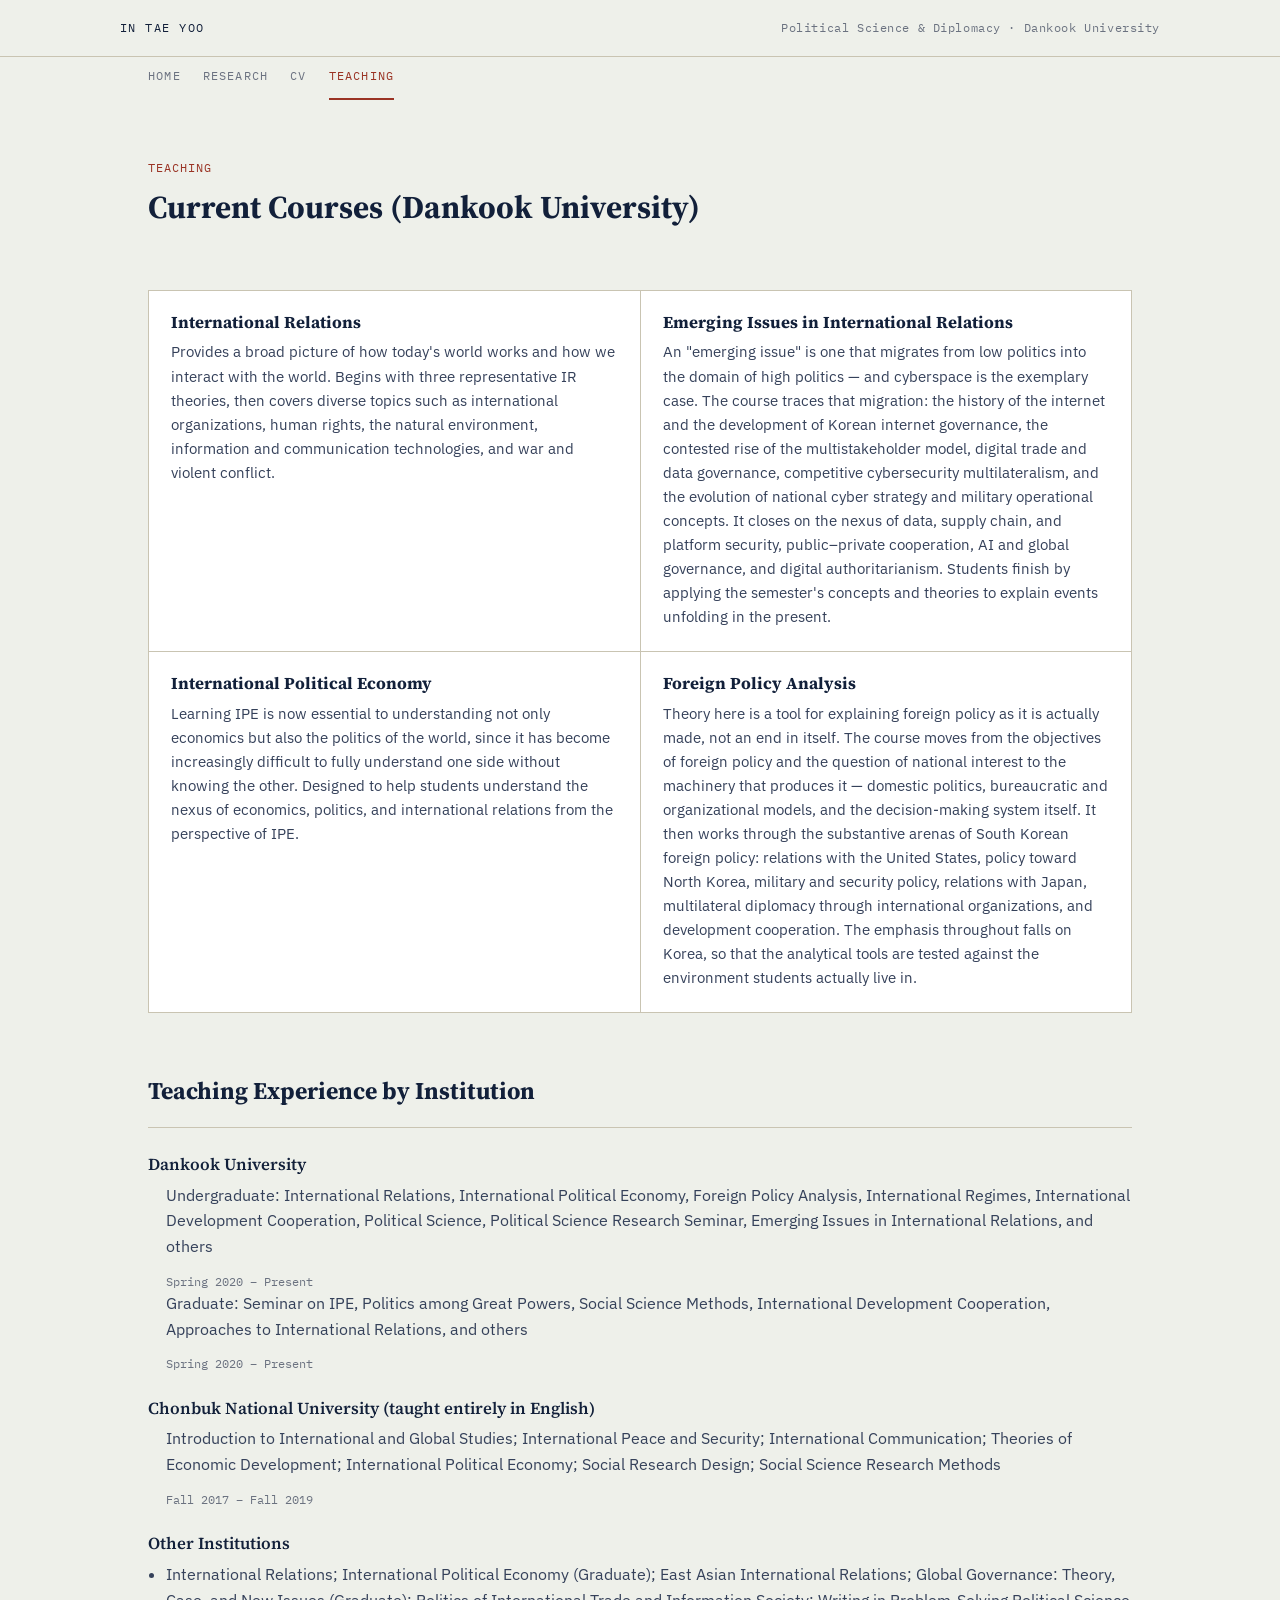
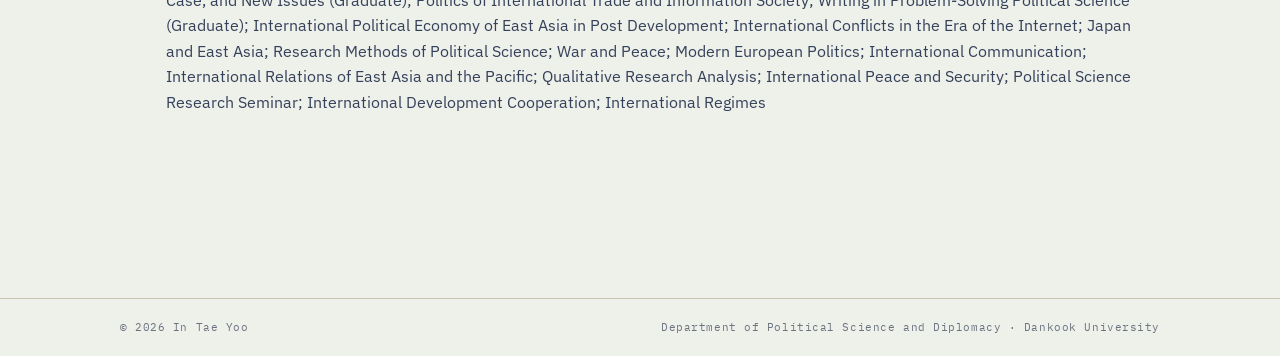
<file: teaching.html>
<!DOCTYPE html>
<html lang="en">
<head>
<meta charset="UTF-8">
<meta name="viewport" content="width=device-width, initial-scale=1">
<title>Teaching — In Tae Yoo</title>
<link rel="preconnect" href="https://fonts.googleapis.com">
<link rel="preconnect" href="https://fonts.gstatic.com" crossorigin>
<link href="https://fonts.googleapis.com/css2?family=Source+Serif+4:opsz,wght@8..60,400;8..60,600;8..60,700&family=IBM+Plex+Sans:wght@400;500;600&family=IBM+Plex+Mono:wght@400;500;600&display=swap" rel="stylesheet">
<link rel="stylesheet" href="style.css">
</head>
<body>

<header class="letterhead">
  <div class="letterhead-inner">
    <a class="letterhead-name" href="index.html">In Tae Yoo</a>
    <span class="letterhead-meta">Political Science &amp; Diplomacy · Dankook University</span>
  </div>
</header>
<nav class="site-nav">
  <a href="index.html">Home</a>
  <a href="research.html">Research</a>
  <a href="cv.html">CV</a>
  <a href="teaching.html" class="current">Teaching</a>
</nav>

<main>

  <section class="prose">
    <p class="eyebrow accent">Teaching</p>
    <h1 style="font-size:2rem;">Current Courses (Dankook University)</h1>
  </section>

  <section>
    <div class="grid-cards">
      <div class="card">
        <h3>International Relations</h3>
        <p>Provides a broad picture of how today's world works and how we interact with the world. Begins with three representative IR theories, then covers diverse topics such as international organizations, human rights, the natural environment, information and communication technologies, and war and violent conflict.</p>
      </div>
      <div class="card">
        <h3>Emerging Issues in International Relations</h3>
        <p>An "emerging issue" is one that migrates from low politics into the domain of high politics — and cyberspace is the exemplary case. The course traces that migration: the history of the internet and the development of Korean internet governance, the contested rise of the multistakeholder model, digital trade and data governance, competitive cybersecurity multilateralism, and the evolution of national cyber strategy and military operational concepts. It closes on the nexus of data, supply chain, and platform security, public–private cooperation, AI and global governance, and digital authoritarianism. Students finish by applying the semester's concepts and theories to explain events unfolding in the present.</p>
      </div>
      <div class="card">
        <h3>International Political Economy</h3>
        <p>Learning IPE is now essential to understanding not only economics but also the politics of the world, since it has become increasingly difficult to fully understand one side without knowing the other. Designed to help students understand the nexus of economics, politics, and international relations from the perspective of IPE.</p>
      </div>
      <div class="card">
        <h3>Foreign Policy Analysis</h3>
        <p>Theory here is a tool for explaining foreign policy as it is actually made, not an end in itself. The course moves from the objectives of foreign policy and the question of national interest to the machinery that produces it — domestic politics, bureaucratic and organizational models, and the decision-making system itself. It then works through the substantive arenas of South Korean foreign policy: relations with the United States, policy toward North Korea, military and security policy, relations with Japan, multilateral diplomacy through international organizations, and development cooperation. The emphasis throughout falls on Korea, so that the analytical tools are tested against the environment students actually live in.</p>
      </div>
    </div>
  </section>

  <section>
    <div class="section-head"><h2>Teaching Experience by Institution</h2></div>

    <div class="post">
      <div class="inst">Dankook University</div>
      <ul>
        <li class="role-line"><span>Undergraduate: International Relations, International Political Economy, Foreign Policy Analysis, International Regimes, International Development Cooperation, Political Science, Political Science Research Seminar, Emerging Issues in International Relations, and others</span><span class="date">Spring 2020 – Present</span></li>
        <li class="role-line"><span>Graduate: Seminar on IPE, Politics among Great Powers, Social Science Methods, International Development Cooperation, Approaches to International Relations, and others</span><span class="date">Spring 2020 – Present</span></li>
      </ul>
    </div>

    <div class="post">
      <div class="inst">Chonbuk National University (taught entirely in English)</div>
      <ul>
        <li class="role-line"><span>Introduction to International and Global Studies; International Peace and Security; International Communication; Theories of Economic Development; International Political Economy; Social Research Design; Social Science Research Methods</span><span class="date">Fall 2017 – Fall 2019</span></li>
      </ul>
    </div>

    <div class="post">
      <div class="inst">Other Institutions</div>
      <ul>
        <li>International Relations; International Political Economy (Graduate); East Asian International Relations; Global Governance: Theory, Case, and New Issues (Graduate); Politics of International Trade and Information Society; Writing in Problem-Solving Political Science (Graduate); International Political Economy of East Asia in Post Development; International Conflicts in the Era of the Internet; Japan and East Asia; Research Methods of Political Science; War and Peace; Modern European Politics; International Communication; International Relations of East Asia and the Pacific; Qualitative Research Analysis; International Peace and Security; Political Science Research Seminar; International Development Cooperation; International Regimes</li>
      </ul>
    </div>
  </section>

</main>

<footer>
  <div class="letterhead-inner">
    <span class="letterhead-meta">© 2026 In Tae Yoo</span>
    <span class="letterhead-meta">Department of Political Science and Diplomacy · Dankook University</span>
  </div>
</footer>

</body>
</html>
</file>
<file: style.css>
/* ============================================================
   In Tae Yoo — academic site
   Design concept: an academic "briefing paper" / dossier —
   borrowed from the running-header, hairline rules, and small-caps
   labelling already used in the author's own LaTeX CV.
   ============================================================ */

:root {
  --ink: #12203A;
  --ink-soft: #35415A;
  --muted: #6B7280;
  --paper: #EEF0EA;
  --paper-raised: #FFFFFF;
  --rule: #C9C4B2;
  --rule-soft: #DEDBCF;
  --accent: #9A3324;
  --accent-soft: #C96A55;
  --wire: #3D6B6B;
  --radius: 2px;
  --max: 1040px;
  --col: 720px;
}

* { box-sizing: border-box; }

html { scroll-behavior: smooth; }

body {
  margin: 0;
  background: var(--paper);
  color: var(--ink);
  font-family: 'IBM Plex Sans', -apple-system, sans-serif;
  font-size: 16px;
  line-height: 1.6;
  -webkit-font-smoothing: antialiased;
}

h1, h2, h3 {
  font-family: 'Source Serif 4', Georgia, serif;
  color: var(--ink);
  margin: 0 0 0.5em;
  line-height: 1.15;
}

a { color: var(--ink); text-decoration-color: var(--rule); text-underline-offset: 3px; }
a:hover { color: var(--accent); }

.eyebrow {
  font-family: 'IBM Plex Mono', monospace;
  font-size: 0.72rem;
  letter-spacing: 0.09em;
  text-transform: uppercase;
  color: var(--muted);
}

.eyebrow.accent { color: var(--accent); }

/* ---------- letterhead ---------- */
.letterhead {
  border-bottom: 1px solid var(--rule);
  padding: 18px 28px;
}
.letterhead-inner {
  max-width: var(--max);
  margin: 0 auto;
  display: flex;
  justify-content: space-between;
  align-items: baseline;
  gap: 16px;
  flex-wrap: wrap;
}
.letterhead-name {
  font-family: 'IBM Plex Mono', monospace;
  font-size: 0.78rem;
  letter-spacing: 0.12em;
  text-transform: uppercase;
  color: var(--ink);
  text-decoration: none;
}
.letterhead-meta {
  font-family: 'IBM Plex Mono', monospace;
  font-size: 0.72rem;
  color: var(--muted);
  letter-spacing: 0.05em;
}

nav.site-nav {
  max-width: var(--max);
  margin: 0 auto;
  padding: 10px 28px 0;
  display: flex;
  gap: 22px;
  flex-wrap: wrap;
}
nav.site-nav a {
  font-family: 'IBM Plex Mono', monospace;
  font-size: 0.74rem;
  letter-spacing: 0.1em;
  text-transform: uppercase;
  color: var(--muted);
  text-decoration: none;
  padding-bottom: 12px;
  border-bottom: 2px solid transparent;
}
nav.site-nav a:hover { color: var(--ink); }
nav.site-nav a.current { color: var(--accent); border-bottom-color: var(--accent); }

/* ---------- layout ---------- */
main { max-width: var(--max); margin: 0 auto; padding: 48px 28px 80px; }
.prose { max-width: var(--col); }

section + section { margin-top: 64px; }

.section-head {
  display: flex;
  align-items: baseline;
  justify-content: space-between;
  border-bottom: 1px solid var(--rule);
  padding-bottom: 10px;
  margin-bottom: 24px;
  gap: 16px;
  flex-wrap: wrap;
}
.section-head h2 { font-size: 1.5rem; }

/* ---------- hero (home) ---------- */
.hero {
  display: grid;
  grid-template-columns: 1fr 240px;
  gap: 56px;
  align-items: start;
}
.hero h1 { font-size: 2.6rem; margin-top: 0.3em; }
.hero .role { font-size: 1.05rem; color: var(--ink-soft); margin-bottom: 20px; }
.hero .bio p { margin: 0 0 1em; color: var(--ink-soft); }

.contact-row {
  display: flex;
  gap: 20px;
  flex-wrap: wrap;
  margin-top: 24px;
  font-family: 'IBM Plex Mono', monospace;
  font-size: 0.82rem;
}
.contact-row a { color: var(--ink); }

/* photo plate */
.photo-plate {
  border: 1px solid var(--rule);
  background: var(--paper-raised);
  aspect-ratio: 4 / 5;
  display: flex;
  align-items: center;
  justify-content: center;
  color: var(--muted);
  font-family: 'IBM Plex Mono', monospace;
  font-size: 0.72rem;
  letter-spacing: 0.08em;
  text-align: center;
  padding: 12px;
}
.photo-plate img { width: 100%; height: 100%; object-fit: cover; display: block; }
.plate-caption {
  border: 1px solid var(--rule);
  border-top: none;
  background: var(--paper-raised);
  padding: 8px 10px;
  font-family: 'IBM Plex Mono', monospace;
  font-size: 0.68rem;
  color: var(--muted);
  display: flex;
  justify-content: space-between;
}
.plate-caption .dot {
  width: 6px; height: 6px; border-radius: 50%;
  background: var(--accent); display: inline-block; margin-right: 6px;
}

/* ---------- route / signature graphic ---------- */
.route {
  margin-top: 56px;
  padding-top: 28px;
  border-top: 1px solid var(--rule);
}
.route svg { width: 100%; height: auto; display: block; }
.route-label {
  font-family: 'IBM Plex Mono', monospace;
  font-size: 0.62rem;
  fill: var(--muted);
  letter-spacing: 0.04em;
}
.route-label.current { fill: var(--accent); font-weight: 600; }

/* ---------- fact panel ---------- */
.facts {
  border: 1px solid var(--rule);
  background: var(--paper-raised);
  padding: 20px 22px;
}
.facts dt {
  font-family: 'IBM Plex Mono', monospace;
  font-size: 0.66rem;
  letter-spacing: 0.08em;
  text-transform: uppercase;
  color: var(--muted);
  margin-top: 14px;
}
.facts dt:first-child { margin-top: 0; }
.facts dd { margin: 3px 0 0; }

/* ---------- cards / lists ---------- */
.grid-cards {
  display: grid;
  grid-template-columns: repeat(2, 1fr);
  gap: 1px;
  background: var(--rule);
  border: 1px solid var(--rule);
}
.grid-cards .card {
  background: var(--paper-raised);
  padding: 22px;
}
.card h3 { font-size: 1.05rem; margin-bottom: 8px; }
.card p { color: var(--ink-soft); font-size: 0.94rem; margin: 0; }

.pub-list { list-style: none; margin: 0; padding: 0; }
.pub-list li {
  padding: 16px 0;
  border-top: 1px solid var(--rule-soft);
  display: flex;
  gap: 16px;
  align-items: baseline;
}
.pub-list li:last-child { border-bottom: 1px solid var(--rule-soft); }
.pub-year {
  font-family: 'IBM Plex Mono', monospace;
  font-size: 0.8rem;
  color: var(--muted);
  min-width: 3.4em;
  flex-shrink: 0;
}
.pub-body { flex: 1; }
.pub-body .venue { color: var(--ink-soft); font-style: italic; }
.tag {
  display: inline-block;
  font-family: 'IBM Plex Mono', monospace;
  font-size: 0.62rem;
  letter-spacing: 0.05em;
  border: 1px solid var(--accent);
  color: var(--accent);
  padding: 1px 6px;
  border-radius: var(--radius);
  margin-left: 8px;
  vertical-align: middle;
}

.plain-list { margin: 0; padding-left: 1.2em; color: var(--ink-soft); }
.plain-list li { margin-bottom: 8px; }

.post {
  margin-bottom: 22px;
}
.post .inst { font-weight: 600; font-family: 'Source Serif 4', serif; font-size: 1.05rem; }
.post .role-line { display: flex; justify-content: space-between; gap: 12px; flex-wrap: wrap; }
.post .role-line .date { font-family: 'IBM Plex Mono', monospace; font-size: 0.76rem; color: var(--muted); white-space: nowrap; }
.post ul { margin: 4px 0 0; padding-left: 1.1em; color: var(--ink-soft); }

.chip-cloud { display: flex; flex-wrap: wrap; gap: 8px; }
.chip {
  font-family: 'IBM Plex Mono', monospace;
  font-size: 0.72rem;
  border: 1px solid var(--rule);
  color: var(--ink-soft);
  padding: 5px 10px;
  border-radius: var(--radius);
  background: var(--paper-raised);
}

.note-box {
  border-left: 2px solid var(--accent);
  padding: 4px 0 4px 16px;
  color: var(--ink-soft);
  font-size: 0.92rem;
}

footer {
  border-top: 1px solid var(--rule);
  margin-top: 80px;
  padding: 20px 28px;
}
footer .letterhead-inner { max-width: var(--max); margin: 0 auto; }
footer .letterhead-meta { font-size: 0.7rem; }

@media (max-width: 720px) {
  .hero { grid-template-columns: 1fr; }
  .hero .photo-plate { max-width: 220px; }
  .grid-cards { grid-template-columns: 1fr; }
  main { padding: 36px 20px 64px; }
}
</file>
